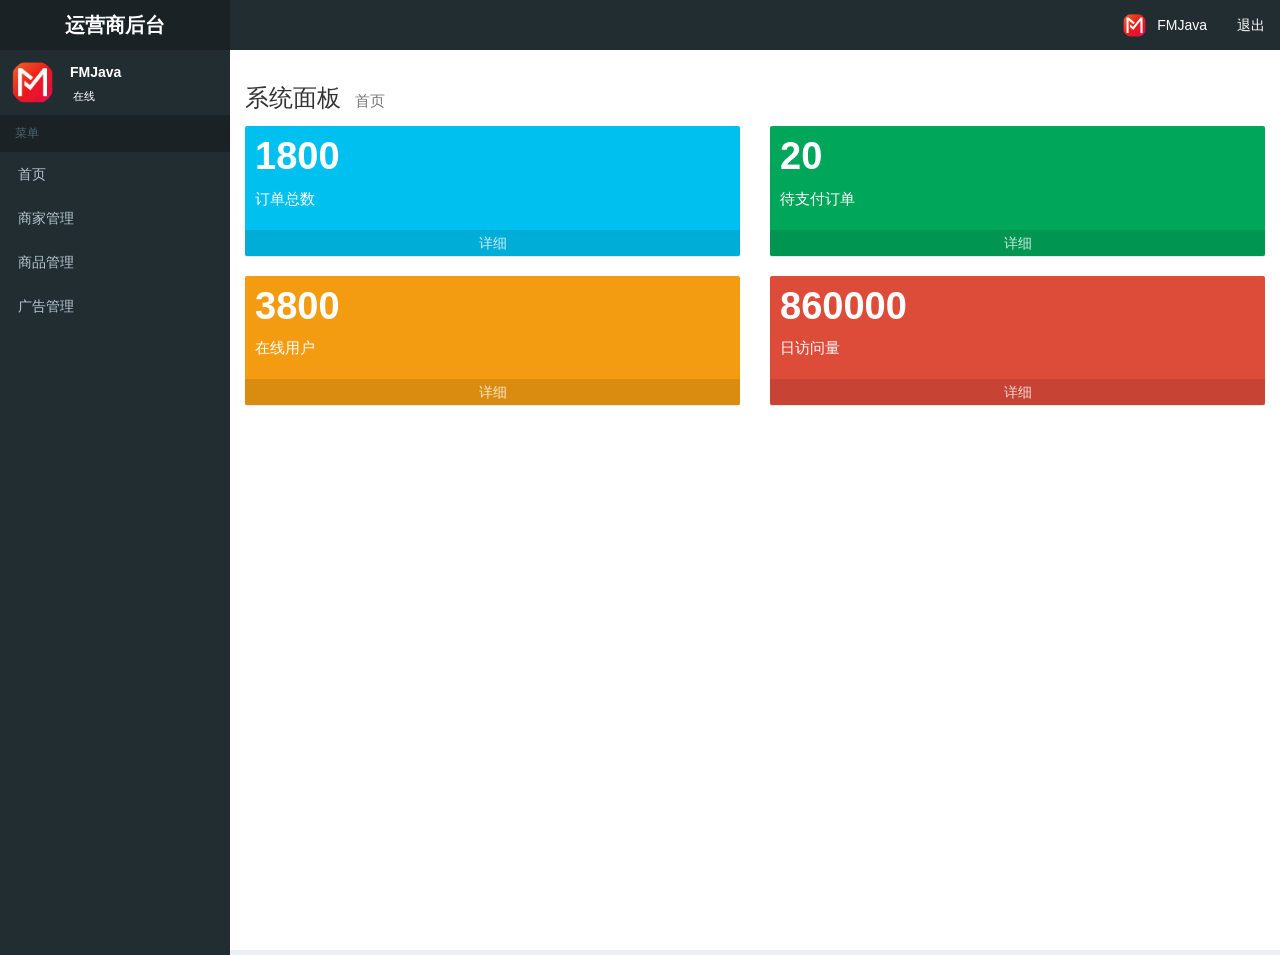
<file: web_manager/src/main/webapp/admin/index.html>
<!DOCTYPE html>
<html>

<head>
    <!-- 页面meta -->
    <meta charset="utf-8">
    <meta http-equiv="X-UA-Compatible" content="IE=edge">
    <title>运营商后台管理系统</title>
	<link rel="icon" href="img/favicon.ico">
    <!-- Tell the browser to be responsive to screen width -->
    <meta content="width=device-width,initial-scale=1,maximum-scale=1,user-scalable=no" name="viewport">
  

    <link rel="stylesheet" href="../plugins/bootstrap/css/bootstrap.min.css">
    <link rel="stylesheet" href="../plugins/adminLTE/css/AdminLTE.css">
    <link rel="stylesheet" href="../plugins/adminLTE/css/skins/_all-skins.min.css">
    <link rel="stylesheet" href="../css/style.css">
    <script src="../plugins/jQuery/jquery-2.2.3.min.js"></script>
    <script src="../plugins/bootstrap/js/bootstrap.min.js"></script>
    <script src="../plugins/adminLTE/js/app.min.js"></script>
    <script type="text/javascript">   
		 function SetIFrameHeight(){
		  	  var iframeid=document.getElementById("iframe"); //iframe id
		  	  if (document.getElementById){
		  		iframeid.height =document.documentElement.clientHeight;			   	   
			  }
		 }
    
	</script>    
 
</head>

<body class="hold-transition skin-green sidebar-mini" >

    <div class="wrapper">

        <!-- 页面头部 -->
        <header class="main-header">
            <!--顶部左侧-->
            <a href="index.html" class="logo" style="background: #1a2226;">
                <span class="logo-mini"><b>商城列表</b></span>
                <span class="logo-lg"><b>运营商后台</b></span>
            </a>
            <!--顶部右侧-->
            <nav class="navbar navbar-static-top" style="background: #222d32;">
                <div class="navbar-custom-menu">
                    <ul class="nav navbar-nav">

                        <li class="dropdown user user-menu">
                            <a href="#" class="dropdown-toggle" data-toggle="dropdown">
                                <img src="../img/logo.png" class="user-image" alt="User Image">
                                <span class="hidden-xs">FMJava</span>
                            </a>
                        </li>
						<li><a href="/logout">退出</a></li>
                    </ul>
                </div>
            </nav>
        </header>

        <!-- 导航侧栏 -->
        <aside class="main-sidebar">

            <section class="sidebar">

                <div class="user-panel">
                    <div class="pull-left image">
                        <img src="../img/logo.png" style="border-radius: 200px" class="img-circle" alt="User Image">
                    </div>
                    <div class="pull-left info">
                        <p> FMJava </p>
                        <a href="#"><i class="fa fa-circle text-success"></i> 在线</a>
                    </div>
                </div>
                <ul class="sidebar-menu"  >
                    <li class="header">菜单</li>
                    <li id="admin-index"><a href="index.html"><i class="fa fa-dashboard"></i> <span>首页</span></a></li>

				    <!-- 菜单 -->
				    <li class="treeview">
				        <a href="#">
				            <i class="fa fa-folder"></i> 
				            <span>商家管理</span>
				            <span class="pull-right-container">
				       			<i class="fa fa-angle-left pull-right"></i>
				   		 	</span>
				        </a>
				        <ul class="treeview-menu">
				
				            <li id="admin-login1">
				                <a href="seller_auditing.html" target="iframe">
				                    <i class="fa fa-circle-o"></i>商家审核
				                </a>
				            </li>
							<li id="admin-login2">
				                <a href="seller.html" target="iframe">
				                    <i class="fa fa-circle-o"></i>商家管理
				                </a>
				            </li>
				        </ul>                        
				    </li>
					<li class="treeview">
				        <a href="#">
				            <i class="fa fa-folder"></i> 
				            <span>商品管理</span>
				            <span class="pull-right-container">
				       			<i class="fa fa-angle-left pull-right"></i>
				   		 	</span>
				        </a>
				        <ul class="treeview-menu">
				
				            <li id="admin-login3">
				                <a href="brand.html" target="iframe">
				                    <i class="fa fa-circle-o"></i>品牌管理
				                </a>
				            </li>
							<li id="admin-login4">
				                <a href="specification.html" target="iframe">
				                    <i class="fa fa-circle-o"></i>规格管理
				                </a>
				            </li>							
							<li id="admin-login5">
				                <a href="type_template.html" target="iframe">
				                    <i class="fa fa-circle-o"></i>模板管理
				                </a>
				            </li>
							<li id="admin-login6">
				                <a href="item_cat.html" target="iframe">
				                    <i class="fa fa-circle-o"></i>分类管理
				                </a>
				            </li>
							<li id="admin-login7">
				                <a href="goods.html" target="iframe">
				                    <i class="fa fa-circle-o"></i>商品审核
				                </a>
				            </li>
				        </ul>                        
				    </li>
					
					<li class="treeview">
				        <a href="#">
				            <i class="fa fa-folder"></i> 
				            <span>广告管理</span>
				            <span class="pull-right-container">
				       			<i class="fa fa-angle-left pull-right"></i>
				   		 	</span>
				        </a>
				        <ul class="treeview-menu">
				            <li id="admin-login8">
				                <a href="content_category.html" target="iframe">
				                    <i class="fa fa-circle-o"></i>广告分类管理
				                </a>
				            </li>
							<li id="admin-login9">
				                <a href="content.html" target="iframe">
				                    <i class="fa fa-circle-o"></i>广告管理
				                </a>
				            </li>
				        </ul>                        
				    </li>
				    <!-- 菜单 /-->

                </ul>
            </section>
            <!-- /.sidebar -->
        </aside>

        <!-- 内容区域 -->
        <div class="content-wrapper">
			<iframe width="100%" id="iframe" name="iframe" 	onload="SetIFrameHeight()"
					frameborder="0" src="home.html" scrolling="no"></iframe>
        </div>
    </div>

</body>

</html>
</file>
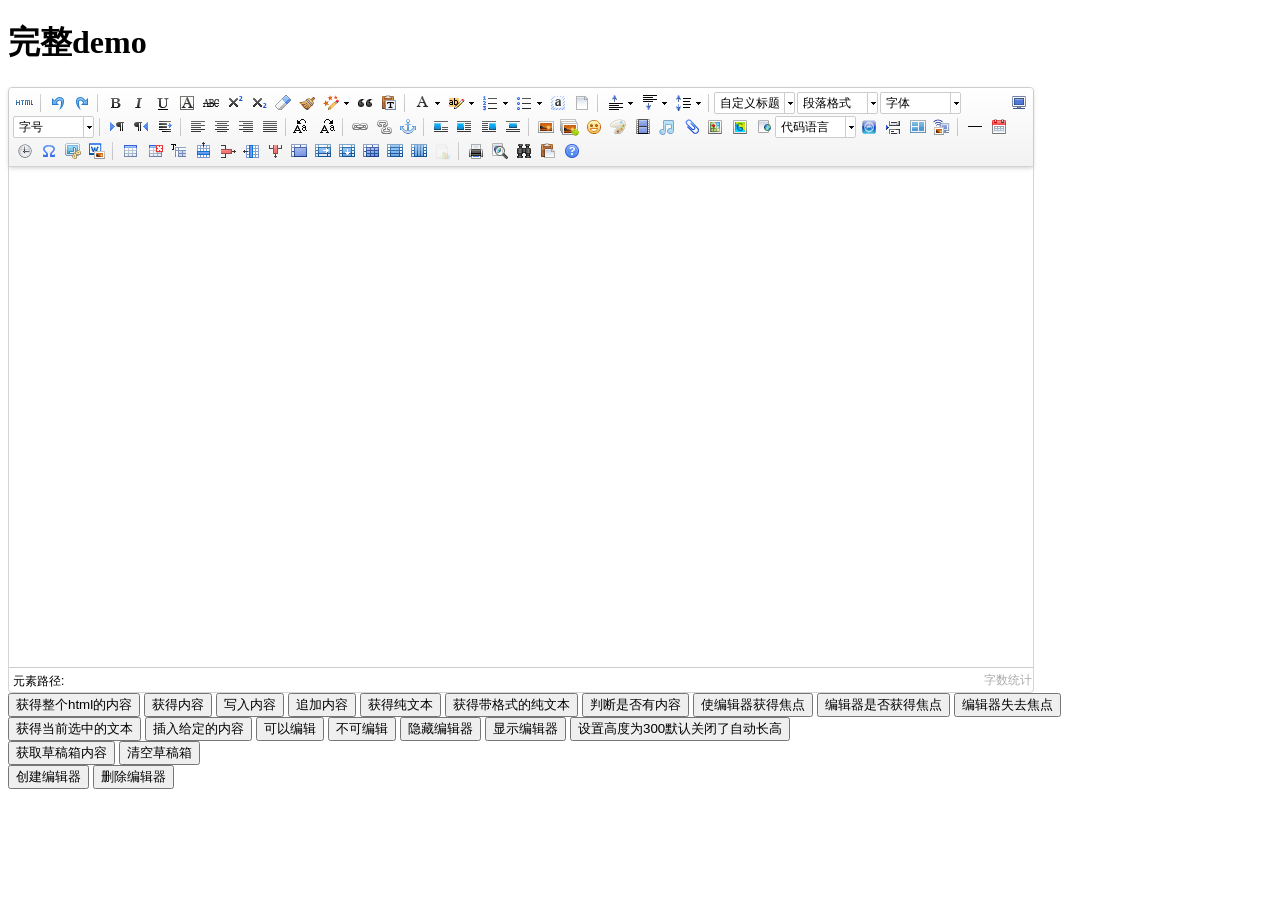
<file: web_shop/src/main/webapp/plugins/umedit/index.html>
<!DOCTYPE HTML PUBLIC "-//W3C//DTD HTML 4.01 Transitional//EN"
        "http://www.w3.org/TR/html4/loose.dtd">
<html>
<head>
    <title>完整demo</title>
    <meta http-equiv="Content-Type" content="text/html;charset=utf-8"/>
    <script type="text/javascript" charset="utf-8" src="ueditor.config.js"></script>
    <script type="text/javascript" charset="utf-8" src="ueditor.all.min.js"> </script>
    <!--建议手动加在语言，避免在ie下有时因为加载语言失败导致编辑器加载失败-->
    <!--这里加载的语言文件会覆盖你在配置项目里添加的语言类型，比如你在配置项目里配置的是英文，这里加载的中文，那最后就是中文-->
    <script type="text/javascript" charset="utf-8" src="lang/zh-cn/zh-cn.js"></script>

    <style type="text/css">
        div{
            width:100%;
        }
    </style>
</head>
<body>
<div>
    <h1>完整demo</h1>
    <script id="editor" type="text/plain" style="width:1024px;height:500px;"></script>
</div>
<div id="btns">
    <div>
        <button onclick="getAllHtml()">获得整个html的内容</button>
        <button onclick="getContent()">获得内容</button>
        <button onclick="setContent()">写入内容</button>
        <button onclick="setContent(true)">追加内容</button>
        <button onclick="getContentTxt()">获得纯文本</button>
        <button onclick="getPlainTxt()">获得带格式的纯文本</button>
        <button onclick="hasContent()">判断是否有内容</button>
        <button onclick="setFocus()">使编辑器获得焦点</button>
        <button onmousedown="isFocus(event)">编辑器是否获得焦点</button>
        <button onmousedown="setblur(event)" >编辑器失去焦点</button>

    </div>
    <div>
        <button onclick="getText()">获得当前选中的文本</button>
        <button onclick="insertHtml()">插入给定的内容</button>
        <button id="enable" onclick="setEnabled()">可以编辑</button>
        <button onclick="setDisabled()">不可编辑</button>
        <button onclick=" UE.getEditor('editor').setHide()">隐藏编辑器</button>
        <button onclick=" UE.getEditor('editor').setShow()">显示编辑器</button>
        <button onclick=" UE.getEditor('editor').setHeight(300)">设置高度为300默认关闭了自动长高</button>
    </div>

    <div>
        <button onclick="getLocalData()" >获取草稿箱内容</button>
        <button onclick="clearLocalData()" >清空草稿箱</button>
    </div>

</div>
<div>
    <button onclick="createEditor()">
    创建编辑器</button>
    <button onclick="deleteEditor()">
    删除编辑器</button>
</div>

<script type="text/javascript">

    //实例化编辑器
    //建议使用工厂方法getEditor创建和引用编辑器实例，如果在某个闭包下引用该编辑器，直接调用UE.getEditor('editor')就能拿到相关的实例
    var ue = UE.getEditor('editor');


    function isFocus(e){
        alert(UE.getEditor('editor').isFocus());
        UE.dom.domUtils.preventDefault(e)
    }
    function setblur(e){
        UE.getEditor('editor').blur();
        UE.dom.domUtils.preventDefault(e)
    }
    function insertHtml() {
        var value = prompt('插入html代码', '');
        UE.getEditor('editor').execCommand('insertHtml', value)
    }
    function createEditor() {
        enableBtn();
        UE.getEditor('editor');
    }
    function getAllHtml() {
        alert(UE.getEditor('editor').getAllHtml())
    }
    function getContent() {
        var arr = [];
        arr.push("使用editor.getContent()方法可以获得编辑器的内容");
        arr.push("内容为：");
        arr.push(UE.getEditor('editor').getContent());
        alert(arr.join("\n"));
    }
    function getPlainTxt() {
        var arr = [];
        arr.push("使用editor.getPlainTxt()方法可以获得编辑器的带格式的纯文本内容");
        arr.push("内容为：");
        arr.push(UE.getEditor('editor').getPlainTxt());
        alert(arr.join('\n'))
    }
    function setContent(isAppendTo) {
        var arr = [];
        arr.push("使用editor.setContent('欢迎使用ueditor')方法可以设置编辑器的内容");
        UE.getEditor('editor').setContent('欢迎使用ueditor', isAppendTo);
        alert(arr.join("\n"));
    }
    function setDisabled() {
        UE.getEditor('editor').setDisabled('fullscreen');
        disableBtn("enable");
    }

    function setEnabled() {
        UE.getEditor('editor').setEnabled();
        enableBtn();
    }

    function getText() {
        //当你点击按钮时编辑区域已经失去了焦点，如果直接用getText将不会得到内容，所以要在选回来，然后取得内容
        var range = UE.getEditor('editor').selection.getRange();
        range.select();
        var txt = UE.getEditor('editor').selection.getText();
        alert(txt)
    }

    function getContentTxt() {
        var arr = [];
        arr.push("使用editor.getContentTxt()方法可以获得编辑器的纯文本内容");
        arr.push("编辑器的纯文本内容为：");
        arr.push(UE.getEditor('editor').getContentTxt());
        alert(arr.join("\n"));
    }
    function hasContent() {
        var arr = [];
        arr.push("使用editor.hasContents()方法判断编辑器里是否有内容");
        arr.push("判断结果为：");
        arr.push(UE.getEditor('editor').hasContents());
        alert(arr.join("\n"));
    }
    function setFocus() {
        UE.getEditor('editor').focus();
    }
    function deleteEditor() {
        disableBtn();
        UE.getEditor('editor').destroy();
    }
    function disableBtn(str) {
        var div = document.getElementById('btns');
        var btns = UE.dom.domUtils.getElementsByTagName(div, "button");
        for (var i = 0, btn; btn = btns[i++];) {
            if (btn.id == str) {
                UE.dom.domUtils.removeAttributes(btn, ["disabled"]);
            } else {
                btn.setAttribute("disabled", "true");
            }
        }
    }
    function enableBtn() {
        var div = document.getElementById('btns');
        var btns = UE.dom.domUtils.getElementsByTagName(div, "button");
        for (var i = 0, btn; btn = btns[i++];) {
            UE.dom.domUtils.removeAttributes(btn, ["disabled"]);
        }
    }

    function getLocalData () {
        alert(UE.getEditor('editor').execCommand( "getlocaldata" ));
    }

    function clearLocalData () {
        UE.getEditor('editor').execCommand( "clearlocaldata" );
        alert("已清空草稿箱")
    }
</script>
</body>
</html>
</file>
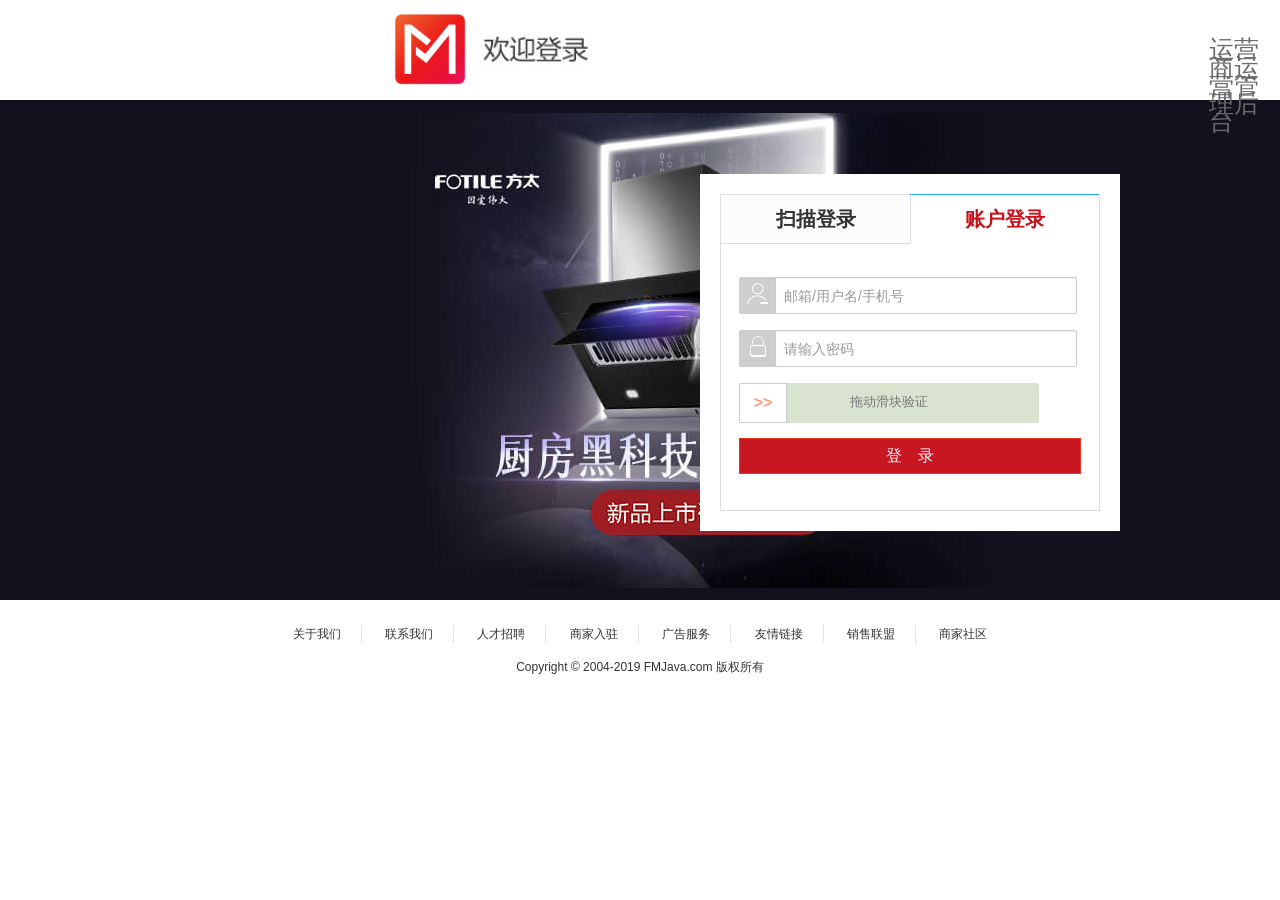
<file: web_manager/src/main/webapp/login.html>
<!DOCTYPE html>
<html>

<head>
	<meta charset="UTF-8">
	<meta http-equiv="X-UA-Compatible" content="IE=9; IE=8; IE=7; IE=EDGE">
	<meta http-equiv="X-UA-Compatible" content="IE=EmulateIE7" />
	<title>运营商管理后台</title>
	 <link rel="icon" href="img/favicon.ico">
    <link rel="stylesheet" type="text/css" href="css/webbase.css" />
    <link rel="stylesheet" type="text/css" href="css/pages-login-manage.css" />
</head>

<body>
	<div style="height: 90px; padding-top: 10px; padding-left: 390px;">
		<img src="img/logo.png" alt="" width="80" height="80" style="float:left; ">
		<img src="img/welcome.png" alt="" width="120" height="50" style="float:left;margin-top: 20px; margin-left: 10px;">
		<div class="manage-title" style="color: dimgrey; font-size: 25px;margin: 30px 0 0 819px; ">运营商运营管理后台</div>
	</div>
	<div class="loginmanage">
		<div class="py-container">

		<div class="loginform">

			<ul class="sui-nav nav-tabs tab-wraped">
				<li>
					<a href="#index" data-toggle="tab">
						<h3>扫描登录</h3>
					</a>
				</li>
				<li class="active">
					<a href="#profile" data-toggle="tab">
						<h3>账户登录</h3>
					</a>
				</li>
			</ul>
			<div class="tab-content tab-wraped">

				<div id="profile" class="tab-pane  active">
					<form class="sui-form" id="loginForm" action="/login" method="post">
						<div class="input-prepend"><span class="add-on loginname"></span>
							<input id="prependedInput1" name="username" type="text" placeholder="邮箱/用户名/手机号" class="span2 input-xfat">
						</div>
						<div class="input-prepend"><span class="add-on loginpwd"></span>
							<input id="prependedInput2" name="password" type="password" placeholder="请输入密码" class="span2 input-xfat">
						</div>
						<div class="setting">
							<div id="slider">
								<div id="slider_bg"></div>
								<span id="label">>></span> <span id="labelTip">拖动滑块验证</span>
							</div>
						</div>
						<div class="logined">
							<a class="sui-btn btn-block btn-xlarge btn-danger" id="loginBtn"  target="_blank">登&nbsp;&nbsp;录</a>
						</div>
					</form>

				</div>
			</div>
		</div>
		<div class="clearfix"></div>
	</div>
	</div>


	<!--foot-->
	<div class="py-container copyright">
		<ul>
			<li>关于我们</li>
			<li>联系我们</li>
			<li>人才招聘</li>
			<li>商家入驻</li>
			<li>广告服务</li>
			<li>友情链接</li>
			<li>销售联盟</li>
			<li>商家社区</li>
		</ul>
		<div class="beian">Copyright © 2004-2019  FMJava.com 版权所有</div>
	</div>
</body>
<script src="plugins/jQuery/jquery-2.2.3.min.js"></script>
<script>
	$(function () {
		$("#loginBtn").click(function () {

			$("#loginForm").submit();
		});
	});
</script>

</html>
</file>
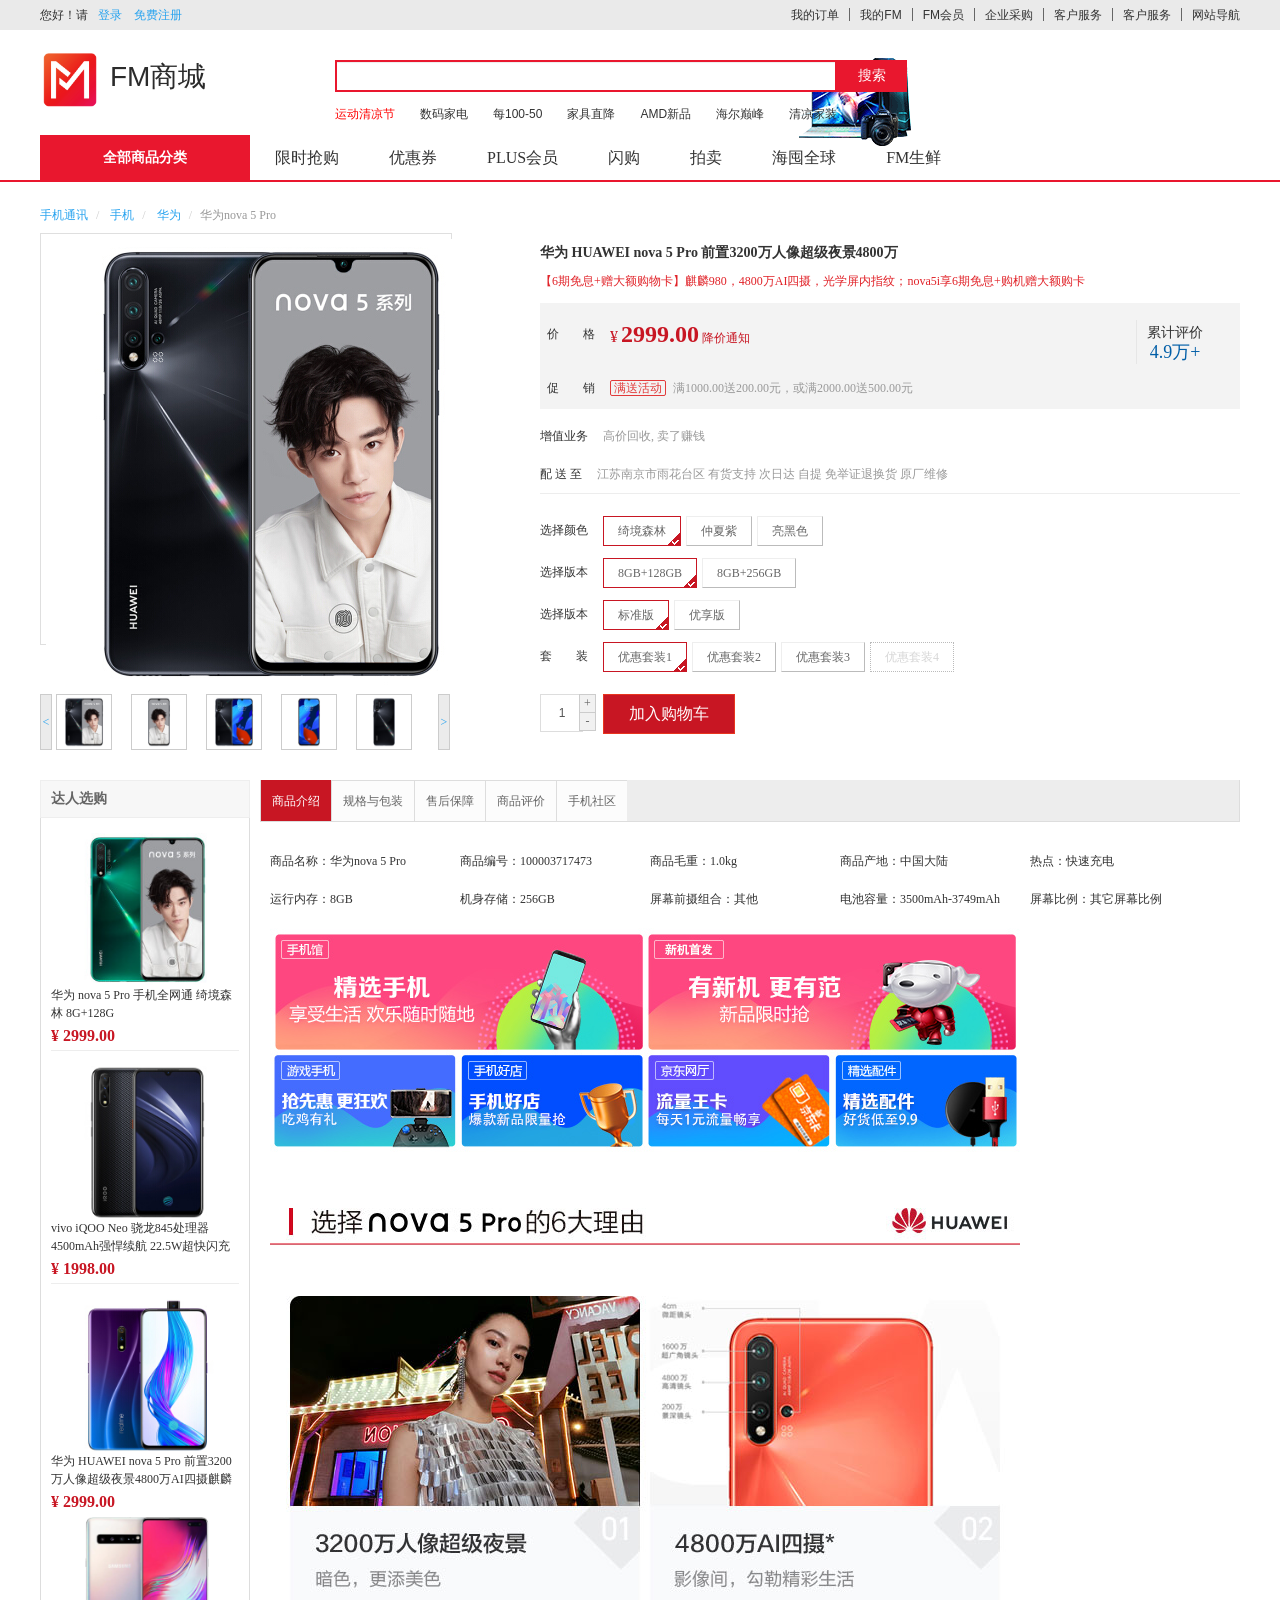
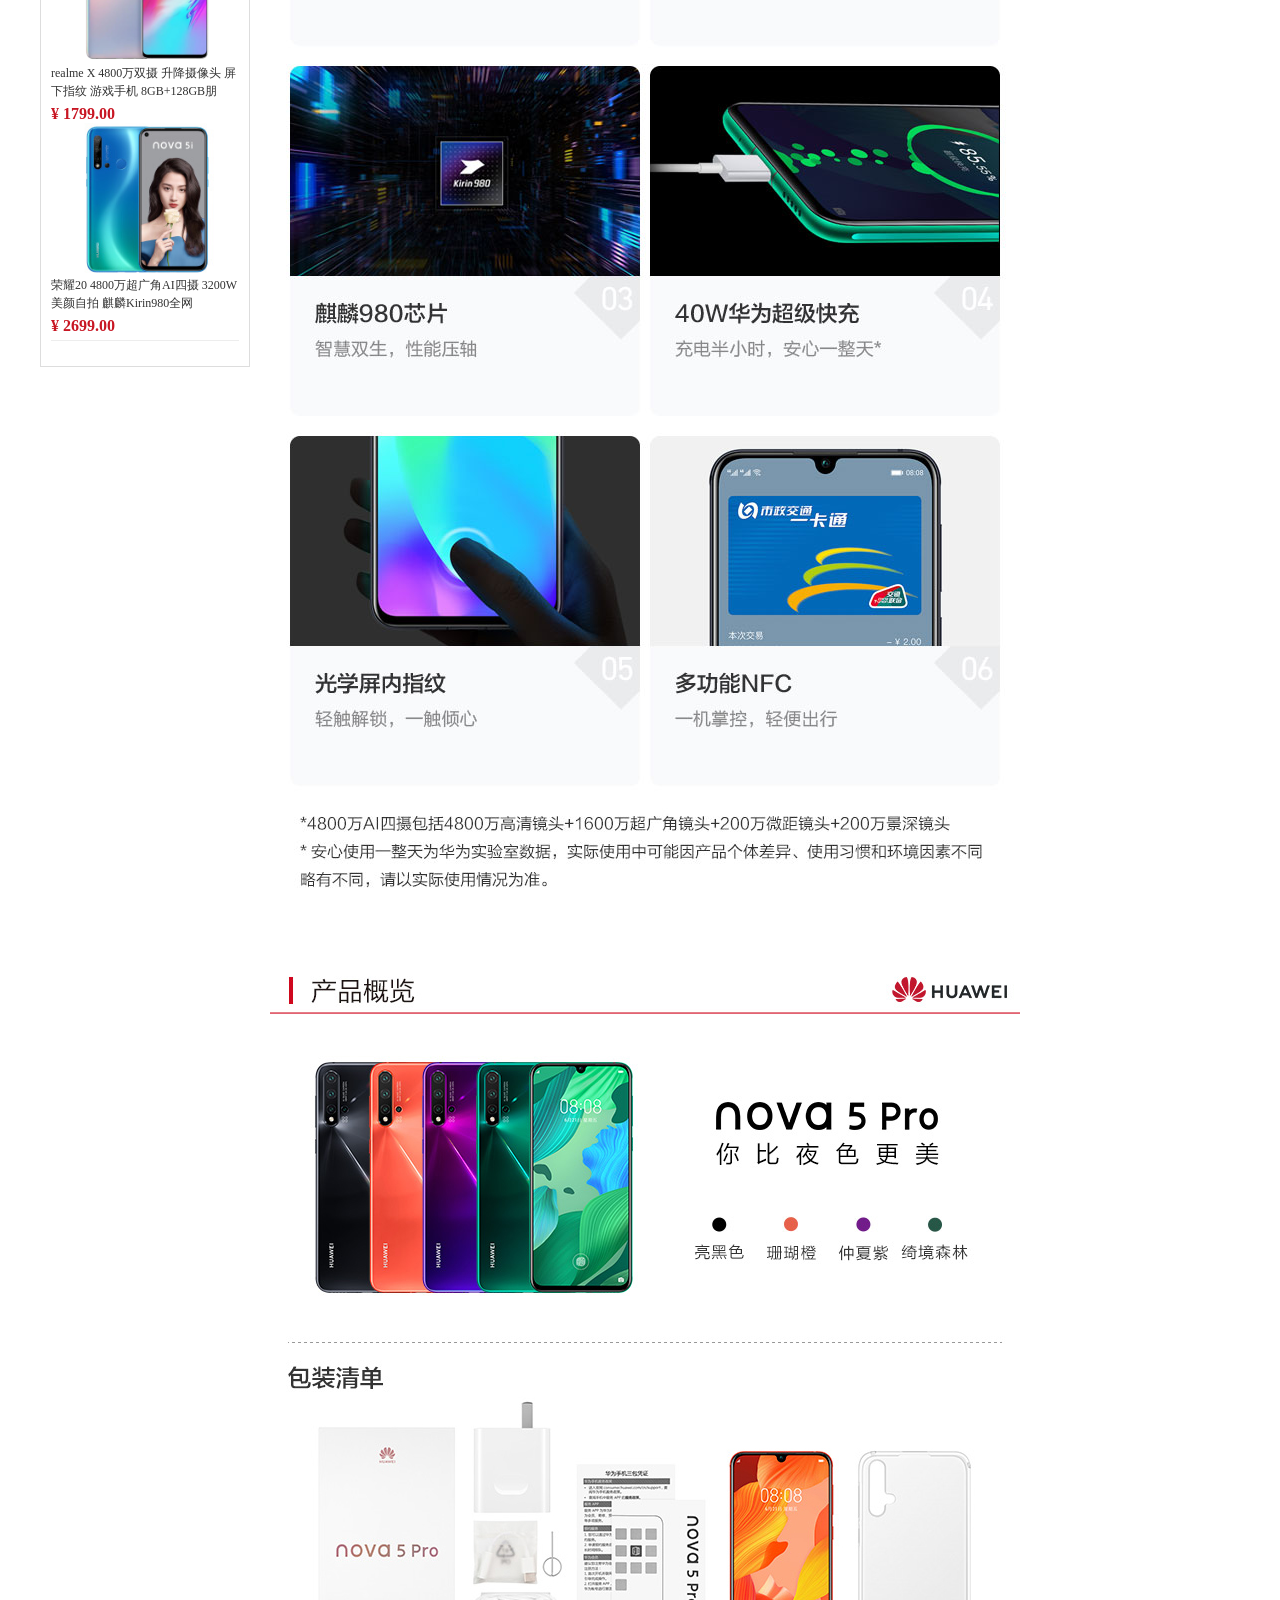
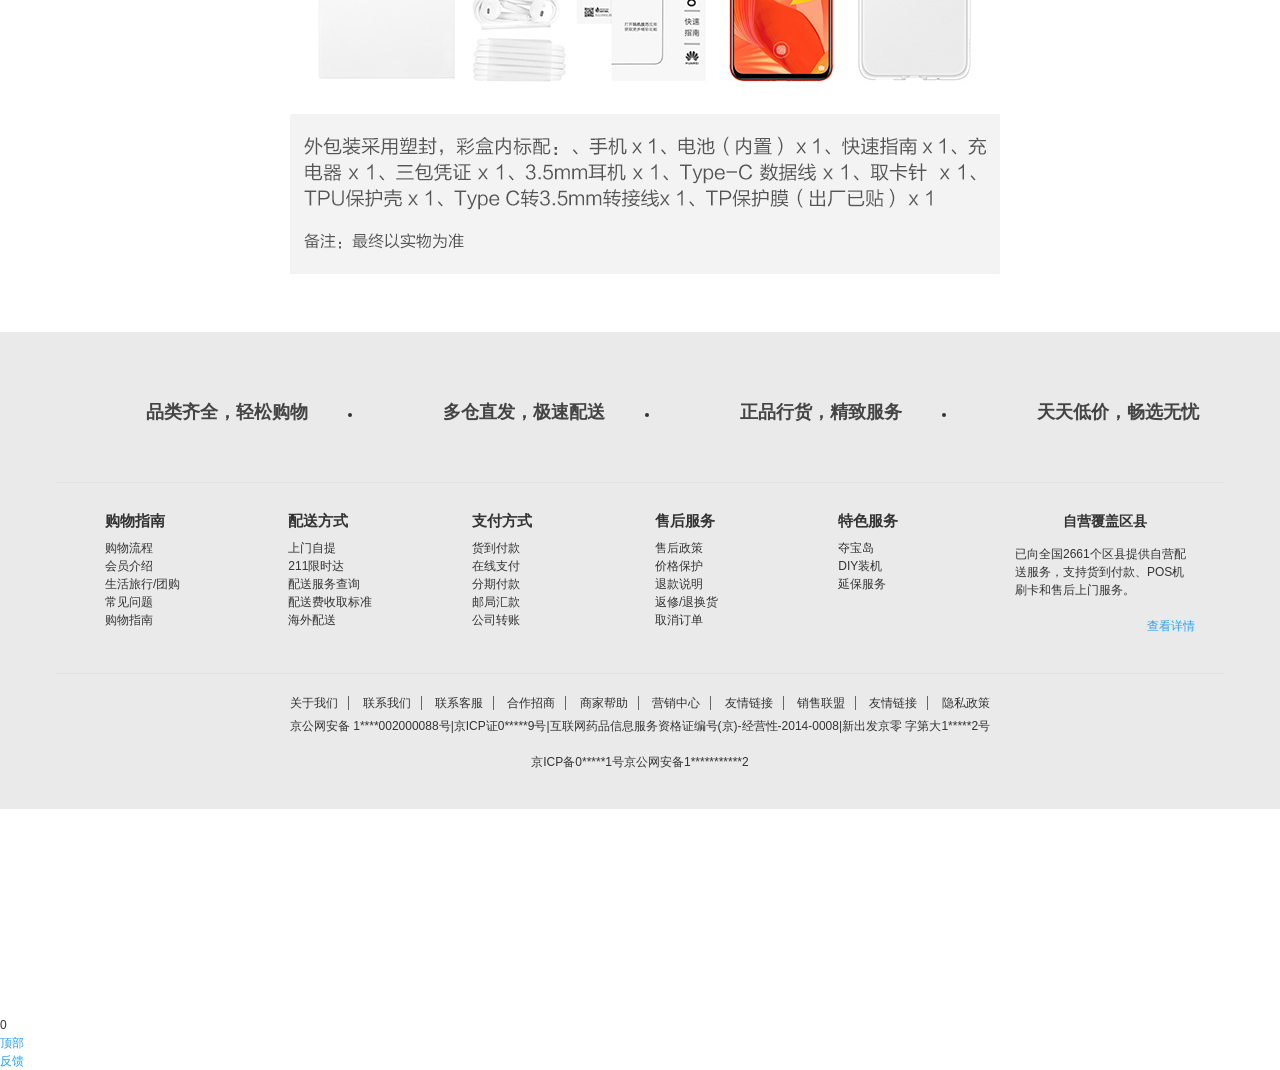
<file: web_portal/src/main/webapp/item.html>
<!DOCTYPE html>
<html>

<head>
	<meta charset="utf-8" />
	<meta http-equiv="X-UA-Compatible" content="IE=9; IE=8; IE=7; IE=EDGE">
	<meta http-equiv="X-UA-Compatible" content="IE=EmulateIE7" />
	<title>【华为nova 5 Pro】华为 HUAWEI nova 5 Pro</title>
	<link rel="icon" href="img/favicon.ico">
    <link rel="stylesheet" type="text/css" href="css/base.css" />
    <link rel="stylesheet" type="text/css" href="css/item.css" />
    <link rel="stylesheet" type="text/css" href="css/zoom.css" />
</head>

<body>

<!--页面顶部-->
<div id="nav-bottom" style="background: white;">
	<!--顶部-->
	<div class="nav-top">
		<div class="top">
			<div class="py-container" >
				<div class="shortcut">

					<ul class="fl">
						<li class="f-item">您好！</li>
						<li class="f-item">  请<a href="login.html" target="_blank" style="padding-left: 10px;">登录</a>　<span><a href="register.html" target="_blank">免费注册</a></span></li>
					</ul>
					<ul class="fr">
						<li class="f-item">我的订单</li>
						<li class="f-item space"></li>
						<li class="f-item">我的FM</li>
						<li class="f-item space"></li>
						<li class="f-item">FM会员</li>
						<li class="f-item space"></li>
						<li class="f-item">企业采购</li>
						<li class="f-item space"></li>
						<li class="f-item">客户服务</li>
						<li class="f-item space"></li>
						<li class="f-item">客户服务</li>
						<li class="f-item space"></li>
						<li class="f-item">网站导航</li>
					</ul>
				</div>
			</div>
		</div>
		<!--头部-->
		<div class="header">
			<div class="py-container" style="background: white;">
				<div class="yui3-g Logo">
					<div class="yui3-u Left logoArea" style="padding-top: 20px;">
						<img src="img/logo.png" width="60" height="60" alt="" style="float:left; margin-right: 10px;">
						<div style="font-size: 28px; color: #2b2b2b; margin-top: 18px;">FM商城</div>
					</div>
					<div class="yui3-u Center searchArea">
						<div class="search">
							<form action="" class="sui-form form-inline">
								<div class="input-append">
									<input type="text" id="autocomplete" type="text" class="input-error input-xxlarge" />
									<a class="sui-btn btn-xlarge btn-danger" href="search.html">搜索</a>
								</div>
							</form>
						</div>
						<div class="hotwords">
							<ul>
								<li class="f-item">运动清凉节</li>
								<li class="f-item">数码家电</li>
								<li class="f-item">每100-50</li>
								<li class="f-item">家具直降</li>
								<li class="f-item">AMD新品</li>
								<li class="f-item">海尔巅峰</li>
								<li class="f-item">清凉家装</li>
							</ul>
						</div>
					</div>
					<img src="img/gifgoods.gif" alt="" style="display: inline; position: absolute;right: 340px; top: 50px;">
				</div>
				<div class="yui3-g NavList" style="background: white;">
					<div class="yui3-u Left all-sort">
						<h4>全部商品分类</h4>
					</div>
					<div class="yui3-u Center navArea">
						<ul class="nav">
							<li class="f-item">限时抢购</li>
							<li class="f-item">优惠券</li>
							<li class="f-item">PLUS会员</li>
							<li class="f-item">闪购</li>
							<li class="f-item">拍卖</li>
							<li class="f-item">海囤全球</li>
							<li class="f-item">FM生鲜</li>
						</ul>
					</div>
					<div class="yui3-u Right" style="background: white;"></div>
				</div>
			</div>
		</div>
	</div>
</div>
<!--主体内容-->
<div class="py-container">
	<div id="item">
		<div class="crumb-wrap">
			<ul class="sui-breadcrumb">
				<li>
					<a href="#">手机通讯</a>
				</li>
				<li>
					<a href="#">手机</a>
				</li>
				<li>
					<a href="#">华为</a>
				</li>
				<li class="active">华为nova 5 Pro</li>
			</ul>
		</div>
		<!--product-info-->
		<div class="product-info">
			<div class="fl preview-wrap">
				<!--放大镜效果-->
				<div class="zoom">
					<!--第一个预览-->
					<div id="preview" class="spec-preview">
						<span class="jqzoom"><img jqimg="img/detailimg1.jpg" src="img/detailimg1.jpg" /></span>
					</div>
					<!--下方的缩略图-->
					<div class="spec-scroll">
						<a class="prev">&lt;</a>
						<!--左右按钮-->
						<div class="items">
							<ul>
								<li><img src="img/detailimg1.jpg" bimg="img/detailimg1.jpg" onmousemove="preview(this)" /></li>
								<li><img src="img/detailimg2.jpg" bimg="img/detailimg2.jpg" onmousemove="preview(this)" /></li>
								<li><img src="img/detailimg3.jpg" bimg="img/detailimg3.jpg" onmousemove="preview(this)" /></li>
								<li><img src="img/detailimg4.jpg" bimg="img/detailimg4.jpg" onmousemove="preview(this)" /></li>
								<li><img src="img/detailimg5.jpg" bimg="img/detailimg5.jpg" onmousemove="preview(this)" /></li>
							</ul>
						</div>
						<a class="next">&gt;</a>
					</div>
				</div>
			</div>
			<div class="fr itemInfo-wrap">
				<div class="sku-name">
					<h4>华为 HUAWEI nova 5 Pro 前置3200万人像超级夜景4800万</h4>
				</div>
				<div class="news"><span>【6期免息+赠大额购物卡】麒麟980，4800万AI四摄，光学屏内指纹；nova5i享6期免息+购机赠大额购卡</span></div>
				<div class="summary">
					<div class="summary-wrap">
						<div class="fl title">
							<i>价　　格</i>
						</div>
						<div class="fl price">
							<i>¥</i>
							<em>2999.00</em>
							<span>降价通知</span>
						</div>
						<div class="fr remark">
							<div id="comment-count" class="comment-count item fl" style="margin-right: 20px;">
								<p class="comment" style="margin-bottom: 0px;font-size: 14px;">累计评价</p>
								<a class="count" href="#none" style="font-size: 18px;">4.9万+</a>
							</div>
						</div>
					</div>
					<div class="summary-wrap">
						<div class="fl title">
							<i>促　　销</i>
						</div>
						<div class="fl fix-width">
							<i class="goods-icons4 J-picon-tips" style="margin-top: 6px; margin-right: 7px;">满送活动</i>
							<em class="t-gray">满1000.00送200.00元，或满2000.00送500.00元</em>
						</div>
					</div>
				</div>
				<div class="support">
					<div class="summary-wrap">
						<div class="fl title">
							<i>增值业务</i>
						</div>
						<div class="fl fix-width">
							<em class="t-gray">高价回收, 卖了赚钱</em>
						</div>
					</div>
					<div class="summary-wrap">
						<div class="fl title">
							<i>配 送 至</i>
						</div>
						<div class="fl fix-width">
							<em class="t-gray">江苏南京市雨花台区 有货支持
								次日达 自提 免举证退换货 原厂维修</em>
						</div>
					</div>
				</div>
				<div class="clearfix choose">
					<div id="specification" class="summary-wrap clearfix">
						<dl>
							<dt>
								<div class="fl title">
								<i>选择颜色</i>
							</div>
							</dt>
							<dd><a href="javascript:;" class="selected">绮境森林<span title="点击取消选择">&nbsp;</span>
	</a></dd>
							<dd><a href="javascript:;">仲夏紫</a></dd>
							<dd><a href="javascript:;">亮黑色</a></dd>
						</dl>
						<dl>
							<dt>
								<div class="fl title">
								<i>选择版本</i>
							</div>
							</dt>
							<dd>
								<a href="javascript:;" class="selected">
									8GB+128GB
									<span title="点击取消选择">&nbsp;</span></a></dd>
							<dd><a href="javascript:;">8GB+256GB</a></dd>
						</dl>
						<dl>
							<dt>
								<div class="fl title">
								<i>选择版本</i>
							</div>
							</dt>
							<dd><a href="javascript:;" class="selected">标准版<span title="点击取消选择">&nbsp;</span></a></dd>
							<dd><a href="javascript:;">优享版</a></dd>
						</dl>
						<dl>
							<dt>
								<div class="fl title">
								<i>套　　装</i>
							</div>
							</dt>
							<dd><a href="javascript:;" class="selected">优惠套装1<span title="点击取消选择">&nbsp;</span>
	</a></dd>
							<dd><a href="javascript:;">优惠套装2</a></dd>
							<dd><a href="javascript:;" >优惠套装3</a></dd>
							<dd><a href="javascript:;"  class="locked">优惠套装4</a></dd>
						</dl>


					</div>

					<div class="summary-wrap">
						<div class="fl title">
							<div class="control-group">
								<div class="controls">
									<input autocomplete="off" type="text" value="1" minnum="1" class="itxt" />
									<a href="javascript:void(0)" class="increment plus">+</a>
									<a href="javascript:void(0)" class="increment mins">-</a>
								</div>
							</div>
						</div>
						<div class="fl">
							<ul class="btn-choose unstyled">
								<li>
									<a href="cart.html" target="_blank" class="sui-btn  btn-danger addshopcar">加入购物车</a>
								</li>
							</ul>
						</div>
					</div>
				</div>
			</div>
		</div>
		<!--商品详情-->
		<div class="clearfix product-detail">
			<div class="fl aside">
				<div class="mt_xg">
					<h3>达人选购</h3>
				</div>
				<div class="tab-content tab-wraped">
					<div id="index" class="tab-pane active">

						<ul class="goods-list unstyled">
							<li>
								<div class="list-wrap">
									<div class="p-img">
										<img src="img/daren1.jpg"  width="153" height="117"/>
									</div>
									<div class="attr">
										<em>华为 nova 5 Pro 手机全网通 绮境森林 8G+128G</em>
									</div>
									<div class="price" style="margin-top: 5px;">
										<strong>
										<em>¥</em>
										<i>2999.00</i>
									</strong>
									</div>
								</div>
							</li>
							<li>
								<div class="list-wrap">
									<div class="p-img">
										<img src="img/daren2.jpg"  width="153" height="117"/>
									</div>
									<div class="attr">
										<em>vivo iQOO Neo 骁龙845处理器 4500mAh强悍续航 22.5W超快闪充 </em>
									</div>
									<div class="price"  style="margin-top: 5px;">
										<strong>
										<em>¥</em>
										<i>1998.00</i>
									</strong>
									</div>
								</div>
							</li>
							<li>
								<div class="list-wrap">
									<div class="p-img">
										<img src="img/daren3.jpg"  width="153" height="117"/>
									</div>
									<div class="attr">
										<em>华为 HUAWEI nova 5 Pro 前置3200万人像超级夜景4800万AI四摄麒麟</em>
									</div>
									<div class="price" style="margin-top: 5px;">
										<strong>
										<em>¥</em>
										<i>2999.00</i>
									</strong>
									</div>

								</div>
								<div class="list-wrap">
									<div class="p-img">
										<img src="img/daren4.png"  width="153" height="117"/>
									</div>
									<div class="attr">
										<em>realme X 4800万双摄 升降摄像头 屏下指纹 游戏手机 8GB+128GB朋</em>
									</div>
									<div class="price" style="margin-top: 5px;">
										<strong>
										<em>¥</em>
										<i>1799.00</i>
									</strong>
									</div>

								</div>
								<div class="list-wrap">
									<div class="p-img">
										<img src="img/daren5.jpg"  width="153" height="117"/>
									</div>
									<div class="attr">
										<em>荣耀20 4800万超广角AI四摄 3200W美颜自拍 麒麟Kirin980全网</em>
									</div>
									<div class="price" style="margin-top: 5px;">
										<strong>
										<em>¥</em>
										<i>2699.00</i>
									</strong>
									</div>

								</div>
							</li>
						</ul>
					</div>
					<div id="profile" class="tab-pane">
						<p>推荐品牌</p>
					</div>
				</div>
			</div>
			<div class="fr detail">

				<div class="tab-main intro">
					<ul class="sui-nav nav-tabs tab-wraped">
						<li class="active">
							<a href="#one" data-toggle="tab">
								<span>商品介绍</span>
							</a>
						</li>
						<li>
							<a href="#two" data-toggle="tab">
								<span>规格与包装</span>
							</a>
						</li>
						<li>
							<a href="#three" data-toggle="tab">
								<span>售后保障</span>
							</a>
						</li>
						<li>
							<a href="#four" data-toggle="tab">
								<span>商品评价</span>
							</a>
						</li>
						<li>
							<a href="#five" data-toggle="tab">
								<span>手机社区</span>
							</a>
						</li>
					</ul>
					<div class="clearfix"></div>
					<div class="tab-content tab-wraped">
						<div id="one" class="tab-pane active">
							<ul class="parameter2 p-parameter-list">
								<li title="华为nova 5 Pro">商品名称：华为nova 5 Pro</li>
								<li title="100003717473">商品编号：100003717473</li>
								<li title="1.0kg">商品毛重：1.0kg</li>
								<li title="中国大陆">商品产地：中国大陆</li>
								<li title="快速充电">热点：快速充电</li>
								<li title="8GB">运行内存：8GB</li>
								<li title="256GB">机身存储：256GB</li>
								<li title="其他">屏幕前摄组合：其他</li>
								<li title="3500mAh-3749mAh">电池容量：3500mAh-3749mAh</li>
								<li title="其它屏幕比例">屏幕比例：其它屏幕比例</li>
							</ul>
							<div class="intro-detail">
								<img src="img/intro1.jpg" />
								<img src="img/intro2.jpg" />
								<img src="img/intro3.jpg" />
							</div>
						</div>
						<div id="two" class="tab-pane">
							<p>规格与包装</p>
						</div>
						<div id="three" class="tab-pane">
							<p>售后保障</p>
						</div>
						<div id="four" class="tab-pane">
							<p>商品评价</p>
						</div>
						<div id="five" class="tab-pane">
							<p>手机社区</p>
						</div>
					</div>
				</div>
			</div>
		</div>
	</div>
 </div>
<!--页面底部-->
<div class="clearfix footer">
	<div class="py-container">
		<div class="footlink">
			<div class="Mod-service">
				<div class="mod_service" clstag="h|keycount|btm|btmnavi_null01">
					<div class="grid_c1 mod_service_inner">
						<ul class="mod_service_list">
							<li class="mod_service_item">
								<div class="mod_service_unit">
									<h5 class="mod_service_tit mod_service_duo">多</h5>
									<p class="mod_service_txt">品类齐全，轻松购物</p>
								</div></li>
							<li class="mod_service_item">
								<div class="mod_service_unit">
									<h5 class="mod_service_tit mod_service_kuai">快</h5>
									<p class="mod_service_txt">多仓直发，极速配送</p>
								</div></li>
							<li class="mod_service_item">
								<div class="mod_service_unit">
									<h5 class="mod_service_tit mod_service_hao">好</h5>
									<p class="mod_service_txt">正品行货，精致服务</p>
								</div></li>
							<li class="mod_service_item">
								<div class="mod_service_unit">
									<h5 class="mod_service_tit mod_service_sheng">省</h5>
									<p class="mod_service_txt">天天低价，畅选无忧</p>
								</div></li>
						</ul>
					</div>
				</div>
			</div>
			<div class="clearfix Mod-list">
				<div class="yui3-g">
					<div class="yui3-u-1-6">
						<h5 style="font-size: 15px;">购物指南</h5>
						<ul class="unstyled">
							<li>购物流程</li>
							<li>会员介绍</li>
							<li>生活旅行/团购</li>
							<li>常见问题</li>
							<li>购物指南</li>
						</ul>
					</div>
					<div class="yui3-u-1-6">
						<h5 style="font-size: 15px;">配送方式</h5>
						<ul class="unstyled">
							<li>上门自提</li>
							<li>211限时达</li>
							<li>配送服务查询</li>
							<li>配送费收取标准</li>
							<li>海外配送</li>
						</ul>
					</div>
					<div class="yui3-u-1-6">
						<h5 style="font-size: 15px;">支付方式</h5>
						<ul class="unstyled">
							<li>货到付款</li>
							<li>在线支付</li>
							<li>分期付款</li>
							<li>邮局汇款</li>
							<li>公司转账</li>
						</ul>
					</div>
					<div class="yui3-u-1-6">
						<h5 style="font-size: 15px;">售后服务</h5>
						<ul class="unstyled">
							<li>售后政策</li>
							<li>价格保护</li>
							<li>退款说明</li>
							<li>返修/退换货</li>
							<li>取消订单</li>
						</ul>
					</div>
					<div class="yui3-u-1-6">
						<h5 style="font-size: 15px;">特色服务</h5>
						<ul class="unstyled">
							<li>夺宝岛</li>
							<li>DIY装机</li>
							<li>延保服务</li>
						</ul>
					</div>
					<div class="yui3-u-1-6">
						<div class="mod_help_cover">
							<h5 class="mod_help_cover_tit">自营覆盖区县</h5>
							<div class="mod_help_cover_con">
								<p class="mod_help_cover_info">已向全国2661个区县提供自营配送服务，支持货到付款、POS机刷卡和售后上门服务。</p>
								<p class="mod_help_cover_more">
									<a href="//help.jd.com/user/issue/103-983.html" target="_blank">查看详情
									</a>
								</p>
							</div>
						</div>
					</div>
				</div>
			</div>
			<div class="Mod-copyright">
				<ul class="helpLink">
					<li>关于我们<span class="space"></span></li>
					<li>联系我们<span class="space"></span></li>
					<li>联系客服<span class="space"></span></li>
					<li>合作招商<span class="space"></span></li>
					<li>商家帮助<span class="space"></span></li>
					<li>营销中心<span class="space"></span></li>
					<li>友情链接<span class="space"></span></li>
					<li>销售联盟<span class="space"></span></li>
					<li>友情链接<span class="space"></span></li>
					<li>隐私政策</li>
				</ul>
				<p>京公网安备 1****002000088号|京ICP证0*****9号|互联网药品信息服务资格证编号(京)-经营性-2014-0008|新出发京零 字第大1*****2号</p>
				<p>京ICP备0*****1号京公网安备1***********2</p>
			</div>
		</div>
	</div>
</div>

	
<!--侧栏面板开始-->
<div class="J-global-toolbar">
	<div class="toolbar-wrap J-wrap">
		<div class="toolbar">
			<div class="toolbar-panels J-panel">

				<!-- 购物车 -->
				<div style="visibility: hidden;" class="J-content toolbar-panel tbar-panel-cart toolbar-animate-out">
					<h3 class="tbar-panel-header J-panel-header">
						<a href="" class="title"><i></i><em class="title">购物车</em></a>
						<span class="close-panel J-close" onclick="cartPanelView.tbar_panel_close('cart');" ></span>
					</h3>
					<div class="tbar-panel-main">
						<div class="tbar-panel-content J-panel-content">
							<div id="J-cart-tips" class="tbar-tipbox hide">
								<div class="tip-inner">
									<span class="tip-text">还没有登录，登录后商品将被保存</span>
									<a href="#none" class="tip-btn J-login">登录</a>
								</div>
							</div>
							<div id="J-cart-render">
								<!-- 列表 -->
								<div id="cart-list" class="tbar-cart-list">
								</div>
							</div>
						</div>
					</div>
					<!-- 小计 -->
					<div id="cart-footer" class="tbar-panel-footer J-panel-footer">
						<div class="tbar-checkout">
							<div class="jtc-number"> <strong class="J-count" id="cart-number">0</strong>件商品 </div>
							<div class="jtc-sum"> 共计：<strong class="J-total" id="cart-sum">¥0</strong> </div>
							<a class="jtc-btn J-btn" href="#none" target="_blank">去购物车结算</a>
						</div>
					</div>
				</div>

				<!-- 我的关注 -->
				<div style="visibility: hidden;" data-name="follow" class="J-content toolbar-panel tbar-panel-follow">
					<h3 class="tbar-panel-header J-panel-header">
						<a href="#" target="_blank" class="title"> <i></i> <em class="title">我的关注</em> </a>
						<span class="close-panel J-close" onclick="cartPanelView.tbar_panel_close('follow');"></span>
					</h3>
					<div class="tbar-panel-main">
						<div class="tbar-panel-content J-panel-content">
							<div class="tbar-tipbox2">
								<div class="tip-inner"> <i class="i-loading"></i> </div>
							</div>
						</div>
					</div>
					<div class="tbar-panel-footer J-panel-footer"></div>
				</div>

				<!-- 我的足迹 -->
				<div style="visibility: hidden;" class="J-content toolbar-panel tbar-panel-history toolbar-animate-in">
					<h3 class="tbar-panel-header J-panel-header">
						<a href="#" target="_blank" class="title"> <i></i> <em class="title">我的足迹</em> </a>
						<span class="close-panel J-close" onclick="cartPanelView.tbar_panel_close('history');"></span>
					</h3>
					<div class="tbar-panel-main">
						<div class="tbar-panel-content J-panel-content">
							<div class="jt-history-wrap">
								<ul>
									<!--<li class="jth-item">
										<a href="#" class="img-wrap"> <img src=".portal/img/like_03.png" height="100" width="100" /> </a>
										<a class="add-cart-button" href="#" target="_blank">加入购物车</a>
										<a href="#" target="_blank" class="price">￥498.00</a>
									</li>
									<li class="jth-item">
										<a href="#" class="img-wrap"> <img src="portal/img/like_02.png" height="100" width="100" /></a>
										<a class="add-cart-button" href="#" target="_blank">加入购物车</a>
										<a href="#" target="_blank" class="price">￥498.00</a>
									</li>-->
								</ul>
								<a href="#" class="history-bottom-more" target="_blank">查看更多足迹商品 &gt;&gt;</a>
							</div>
						</div>
					</div>
					<div class="tbar-panel-footer J-panel-footer"></div>
				</div>

			</div>

			<div class="toolbar-header"></div>

			<!-- 侧栏按钮 -->
			<div class="toolbar-tabs J-tab">
				<div onclick="cartPanelView.tabItemClick('cart')" class="toolbar-tab tbar-tab-cart" data="购物车" tag="cart" >
					<i class="tab-ico"></i>
					<em class="tab-text"></em>
					<span class="tab-sub J-count " id="tab-sub-cart-count">0</span>
				</div>
				<div onclick="cartPanelView.tabItemClick('follow')" class="toolbar-tab tbar-tab-follow" data="我的关注" tag="follow" >
					<i class="tab-ico"></i>
					<em class="tab-text"></em>
					<span class="tab-sub J-count hide">0</span>
				</div>
				<div onclick="cartPanelView.tabItemClick('history')" class="toolbar-tab tbar-tab-history" data="我的足迹" tag="history" >
					<i class="tab-ico"></i>
					<em class="tab-text"></em>
					<span class="tab-sub J-count hide">0</span>
				</div>
			</div>

			<div class="toolbar-footer">
				<div class="toolbar-tab tbar-tab-top" > <a href="#"> <i class="tab-ico  "></i> <em class="footer-tab-text">顶部</em> </a> </div>
				<div class="toolbar-tab tbar-tab-feedback" > <a href="#" target="_blank"> <i class="tab-ico"></i> <em class="footer-tab-text ">反馈</em> </a> </div>
			</div>

			<div class="toolbar-mini"></div>

		</div>

		<div id="J-toolbar-load-hook"></div>

	</div>
</div>

<script type="text/javascript" src="js/plugins/jquery/jquery.min.js"></script>
<script type="text/javascript" src="js/plugins/jquery.jqzoom/jquery.jqzoom.js"></script>
<script type="text/javascript" src="js/plugins/jquery.jqzoom/zoom.js"></script>
<!--页面底部  结束 -->
</body>

</html>
</file>
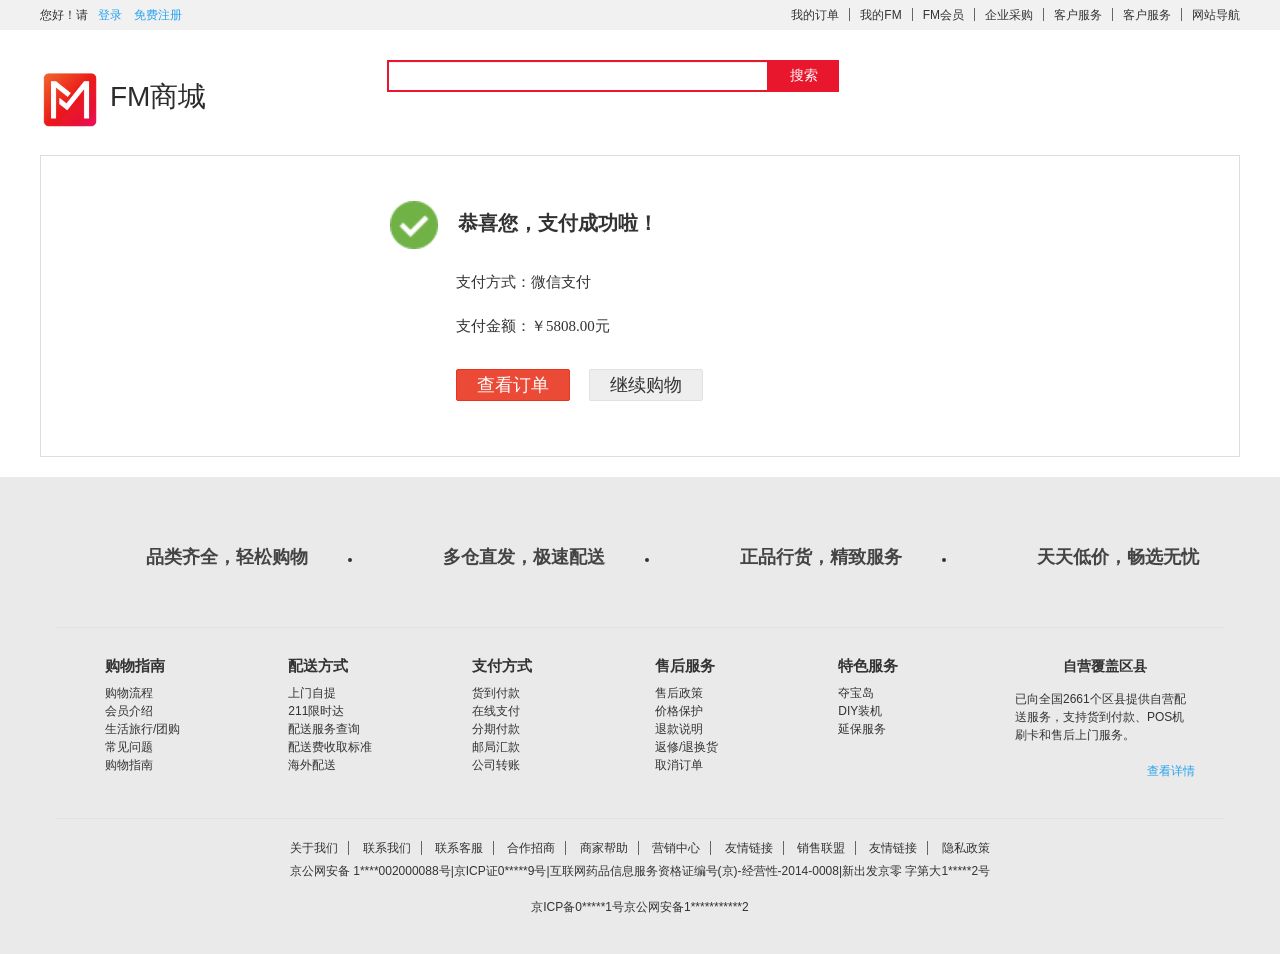
<file: web_portal/src/main/webapp/paysuccess.html>
<!DOCTYPE html>
<html>

<head>
	<meta charset="UTF-8">
	<meta http-equiv="X-UA-Compatible" content="IE=9; IE=8; IE=7; IE=EDGE">
	<meta http-equiv="X-UA-Compatible" content="IE=EmulateIE7" />
	<title>支付页-成功</title>
	<link rel="icon" href="img/favicon.ico">
    <link rel="stylesheet" type="text/css" href="css/base.css" />
    <link rel="stylesheet" type="text/css" href="css/paysuccess.css" />
</head>

<body>
<!--页面顶部-->
<div id="nav-bottom" style="background: white;">
	<!--顶部-->
	<div class="nav-top">
		<div class="top">
			<div class="py-container" >
				<div class="shortcut">
					<ul class="fl">
						<li class="f-item">您好！</li>
						<li class="f-item">  请<a href="login.html" target="_blank" style="padding-left: 10px;">登录</a>　<span><a href="register.html" target="_blank">免费注册</a></span></li>
					</ul>
					<ul class="fr">
						<li class="f-item">我的订单</li>
						<li class="f-item space"></li>
						<li class="f-item">我的FM</li>
						<li class="f-item space"></li>
						<li class="f-item">FM会员</li>
						<li class="f-item space"></li>
						<li class="f-item">企业采购</li>
						<li class="f-item space"></li>
						<li class="f-item">客户服务</li>
						<li class="f-item space"></li>
						<li class="f-item">客户服务</li>
						<li class="f-item space"></li>
						<li class="f-item">网站导航</li>
					</ul>
				</div>
			</div>
		</div>
		<!--头部-->
		<div class="header" style="border-bottom: none;">
			<div class="py-container" style="background: white;">
				<div class="yui3-g Logo">
					<div class="yui3-u Left logoArea" style="padding-top: 40px;">
						<img src="img/logo.png" width="60" height="60" alt="" style="float:left; margin-right: 10px;">
						<div style="font-size: 28px; color: #2b2b2b; margin-top: 18px;">FM商城</div>
					</div>
					<div class="yui3-u Center searchArea" style="position: absolute; right: 238px; top: 30px;">
						<div class="search">
							<form action="" class="sui-form form-inline">
								<div class="input-append">
									<input type="text" id="autocomplete" type="text" class="input-error input-xxlarge" />
									<a class="sui-btn btn-xlarge btn-danger" href="search.html">搜索</a>
								</div>
							</form>
						</div>
					</div>
				</div>
			</div>
		</div>
	</div>
</div>
<!--页面主体-->
<div class="cart py-container">
	<div class="paysuccess">
		<div class="success">
			<h3><img src="img/right.png" width="48" height="48">　恭喜您，支付成功啦！</h3>
			<div class="paydetail">
			<p>支付方式：微信支付</p>
			<p>支付金额：￥5808.00元</p>
			<p class="button"><a href="#" class="sui-btn btn-xlarge btn-danger">查看订单</a>
				&nbsp;&nbsp;&nbsp;&nbsp;<a href="index.html" class="sui-btn btn-xlarge ">继续购物</a></p>
			</div>
		</div>
	</div>
</div>
<!--页面底部-->
<div class="clearfix footer">
	<div class="py-container">
		<div class="footlink">
			<div class="Mod-service">
				<div class="mod_service" clstag="h|keycount|btm|btmnavi_null01">
					<div class="grid_c1 mod_service_inner">
						<ul class="mod_service_list">
							<li class="mod_service_item">
								<div class="mod_service_unit">
									<h5 class="mod_service_tit mod_service_duo">多</h5>
									<p class="mod_service_txt">品类齐全，轻松购物</p>
								</div></li>
							<li class="mod_service_item">
								<div class="mod_service_unit">
									<h5 class="mod_service_tit mod_service_kuai">快</h5>
									<p class="mod_service_txt">多仓直发，极速配送</p>
								</div></li>
							<li class="mod_service_item">
								<div class="mod_service_unit">
									<h5 class="mod_service_tit mod_service_hao">好</h5>
									<p class="mod_service_txt">正品行货，精致服务</p>
								</div></li>
							<li class="mod_service_item">
								<div class="mod_service_unit">
									<h5 class="mod_service_tit mod_service_sheng">省</h5>
									<p class="mod_service_txt">天天低价，畅选无忧</p>
								</div></li>
						</ul>
					</div>
				</div>
			</div>
			<div class="clearfix Mod-list">
				<div class="yui3-g">
					<div class="yui3-u-1-6">
						<h5 style="font-size: 15px;">购物指南</h5>
						<ul class="unstyled">
							<li>购物流程</li>
							<li>会员介绍</li>
							<li>生活旅行/团购</li>
							<li>常见问题</li>
							<li>购物指南</li>
						</ul>
					</div>
					<div class="yui3-u-1-6">
						<h5 style="font-size: 15px;">配送方式</h5>
						<ul class="unstyled">
							<li>上门自提</li>
							<li>211限时达</li>
							<li>配送服务查询</li>
							<li>配送费收取标准</li>
							<li>海外配送</li>
						</ul>
					</div>
					<div class="yui3-u-1-6">
						<h5 style="font-size: 15px;">支付方式</h5>
						<ul class="unstyled">
							<li>货到付款</li>
							<li>在线支付</li>
							<li>分期付款</li>
							<li>邮局汇款</li>
							<li>公司转账</li>
						</ul>
					</div>
					<div class="yui3-u-1-6">
						<h5 style="font-size: 15px;">售后服务</h5>
						<ul class="unstyled">
							<li>售后政策</li>
							<li>价格保护</li>
							<li>退款说明</li>
							<li>返修/退换货</li>
							<li>取消订单</li>
						</ul>
					</div>
					<div class="yui3-u-1-6">
						<h5 style="font-size: 15px;">特色服务</h5>
						<ul class="unstyled">
							<li>夺宝岛</li>
							<li>DIY装机</li>
							<li>延保服务</li>
						</ul>
					</div>
					<div class="yui3-u-1-6">
						<div class="mod_help_cover">
							<h5 class="mod_help_cover_tit">自营覆盖区县</h5>
							<div class="mod_help_cover_con">
								<p class="mod_help_cover_info">已向全国2661个区县提供自营配送服务，支持货到付款、POS机刷卡和售后上门服务。</p>
								<p class="mod_help_cover_more">
									<a href="//help.jd.com/user/issue/103-983.html" target="_blank">查看详情
									</a>
								</p>
							</div>
						</div>
					</div>
				</div>
			</div>
			<div class="Mod-copyright">
				<ul class="helpLink">
					<li>关于我们<span class="space"></span></li>
					<li>联系我们<span class="space"></span></li>
					<li>联系客服<span class="space"></span></li>
					<li>合作招商<span class="space"></span></li>
					<li>商家帮助<span class="space"></span></li>
					<li>营销中心<span class="space"></span></li>
					<li>友情链接<span class="space"></span></li>
					<li>销售联盟<span class="space"></span></li>
					<li>友情链接<span class="space"></span></li>
					<li>隐私政策</li>
				</ul>
				<p>京公网安备 1****002000088号|京ICP证0*****9号|互联网药品信息服务资格证编号(京)-经营性-2014-0008|新出发京零 字第大1*****2号</p>
				<p>京ICP备0*****1号京公网安备1***********2</p>
			</div>
		</div>
	</div>
</div>
<script type="text/javascript" src="js/plugins/jquery/jquery.min.js"></script>
</body>

</html>
</file>
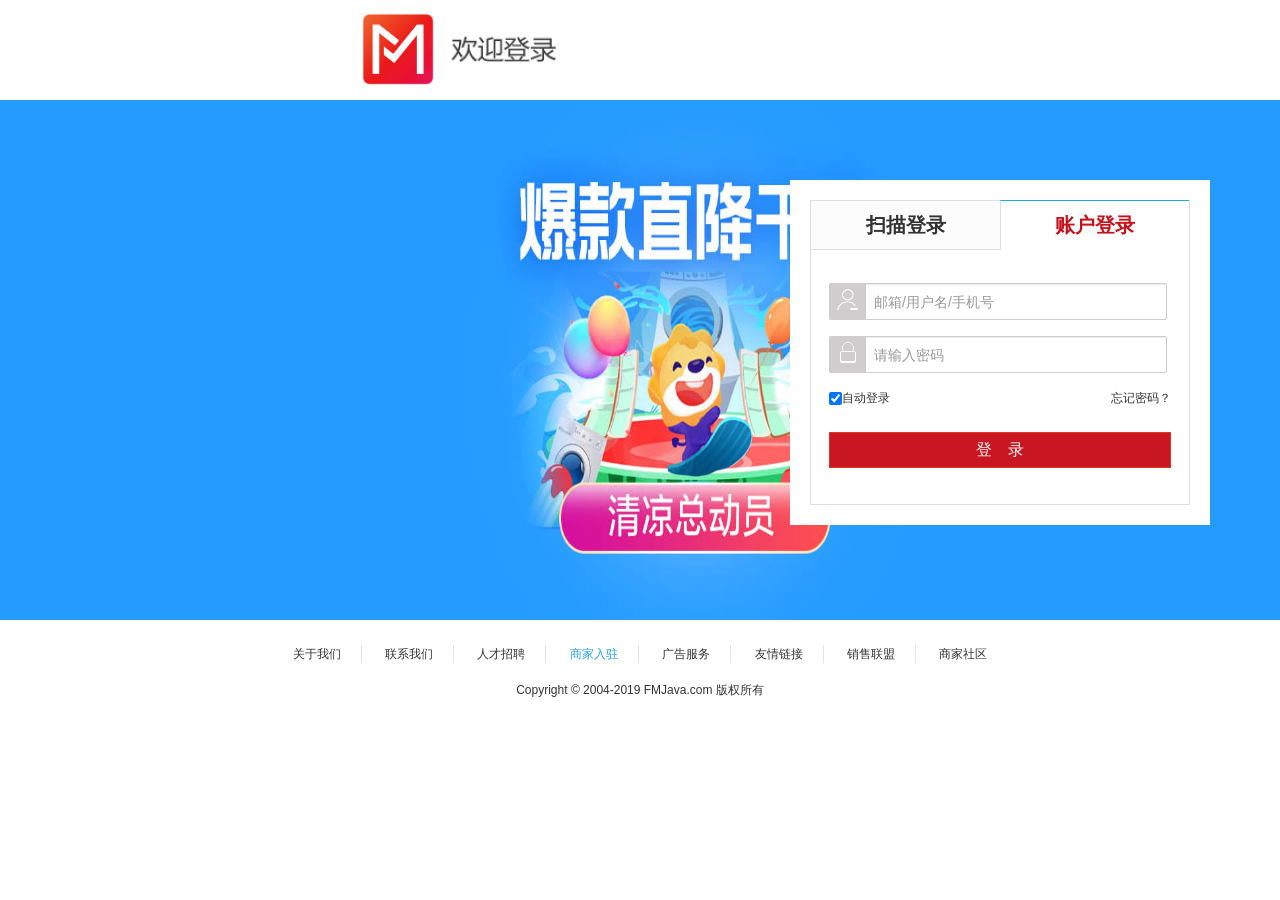
<file: web_shop/src/main/webapp/shoplogin.html>
<!DOCTYPE html>
<html>

<head>
	<meta charset="UTF-8">
	<meta http-equiv="X-UA-Compatible" content="IE=9; IE=8; IE=7; IE=EDGE">
	<meta http-equiv="X-UA-Compatible" content="IE=EmulateIE7" />
	<title>FM欢迎登录</title>
	 <link rel="icon" href="img/favicon.ico">
    <link rel="stylesheet" type="text/css" href="css/webbase.css" />
    <link rel="stylesheet" type="text/css" href="css/pages-shoplogin.css" />
</head>

<body>
	<div class="login-box">
		<div style=" height: 90px; padding-top: 10px; padding-left: 358px;">
			<img src="img/logo.png" alt="" width="80" height="80" style="float:left; ">
			<img src="img/welcome.png" alt="" width="120" height="50" style="float:left;margin-top: 20px; margin-left: 10px;">
			<div class="manage-title" style="color: dimgrey; font-size: 25px;margin: 30px 0 0 1023px; ">商家管理后台</div>
		</div>

		<div class="loginArea">
			<div class="login ">
			<div class="py-container">
			 <div class="loginform">
					<ul class="sui-nav nav-tabs tab-wraped">
						<li>
							<a href="#index" data-toggle="tab">
								<h3>扫描登录</h3>
							</a>
						</li>
						<li class="active">
							<a href="#profile" data-toggle="tab">
								<h3>账户登录</h3>
							</a>
						</li>
					</ul>
					<div class="tab-content tab-wraped">

						<div id="profile" class="tab-pane  active">
							<form class="sui-form" id="loginForm" action="/login" method="post">
								<div class="input-prepend"><span class="add-on loginname"></span>
									<input id="prependedInput1" name="username" type="text" placeholder="邮箱/用户名/手机号" class="span2 input-xfat">
								</div>
								<div class="input-prepend"><span class="add-on loginpwd"></span>
									<input id="prependedInput2" name="password" type="password" placeholder="请输入密码" class="span2 input-xfat">
								</div>
								<div class="setting">
									<label class="checkbox inline"><input name="m1" type="checkbox" value="2" checked="">自动登录</label>
									<span class="forget">忘记密码？</span>
								</div>
								<div class="logined">
									<button class="sui-btn btn-block btn-xlarge btn-danger" id="loginBtn" >登&nbsp;&nbsp;录</button>
								</div>
							</form>
						</div>
					</div>
				</div>

</div>
			</div>
		</div>
		<!--foot-->
		<div class="py-container copyright">
			<ul>
			<li>关于我们</li>
			<li>联系我们</li>
			<li>人才招聘</li>
			<li><a href="register.html">商家入驻</a></li>
			<li>广告服务</li>
			<li>友情链接</li>
			<li>销售联盟</li>
			<li>商家社区</li>
			</ul>
			<div class="beian">Copyright © 2004-2019  FMJava.com 版权所有</div>
		</div>
	</div>
</body>
<script src="plugins/jQuery/jquery-2.2.3.min.js"></script>
<script>
	$(function () {
		$("#loginBtn").click(function () {
			$("#loginForm").submit();
		});

		function getUrlParam(name) {
			return decodeURIComponent(
					(new RegExp('[?|&]' + name + '=' + '([^&;]+?)(&|#|;|$)').exec(location.href) || [, ""])[1].replace(/\+/g, '%20')) || null
		}

		function checkError() {

		 	var res = getUrlParam("error");
		 	if (res !=null){
		 		console.log("用户名或密码错");
			}

		}
		checkError();

	});
</script>

</html>
</file>
<file: web_manager/src/main/webapp/css/style.css>
/* tab 1*/
.double {
	line-height: 58px;
}

.title .glyphicon{
	padding: 3px;
	font-size: 13px;
    border-radius: 8px;
    color: #fff;
	
}
.data span.arrowup {
	color: #d88918;
}
.data span.arrowdown {
	color: #6bb10a;
}
.item-blue .glyphicon{
	background-color: #39a9ea;
}
.item-green {
	line-height: 58px;
}
.item-green .glyphicon{
	background-color: #6bb10a;
	line-height: 12px;
}
.item-orange .glyphicon{
	background-color:#d88918;
}
.item-red .glyphicon{
	background-color: #f14f4f;
}
.chart .chart-box {
	margin: 10px;
}

/* 数据表格label */
.content-wrapper .data-type {
	/*width: 90%;*/
	margin: 10px 5px;
	border:1px solid #d4d4d4;
	border-radius: 2px;
}
.data-type .title,
.data-type .data {
	padding: 3px 12px;
	border-top: 1px solid #d4d4d4;
	overflow: hidden;
    height: 42px;
}
.data-type .title {
    line-height: 34px;
	border-right: 1px solid #d4d4d4;
}

.data-type .data:last-child{
	border-right: 0;
}
.data-type .title{
	text-align: center;
	background: #ececec;
}
.data-type .data .line{
	vertical-align: middle;
	overflow: hidden;
	padding-bottom: 10px;
	padding-top: 10px;
}

/* label行高度 */
.data-type .data > label {
	line-height:36px;
}
.data-type .data > .form-group {
	line-height:36px;
}
.data-type .data.text {
	line-height:36px;
}
/* label行分隔符 */
.data-type .data.border-right {
	border-right: 1px solid #d4d4d4;
}

/* 表格双倍高度 */
.data-type .title.rowHeight2x,
.data-type .data.rowHeight2x {
	height:84px;
}
.data-type .title.rowHeight2x {
	line-height:78px;
}
/*.data-type .data.rowHeight2x > label {
	line-height:78px;
}*/
.data-type .title.editer,
.data-type .data.editer {
	height:320px;
}
.data-type .title.editer {
	line-height:300px;
}

/*清除parding*/
.padding-clear {
	padding-right: 0px;
	padding-left: 0px;
}

/* 文件上传 */
/*a  upload */
.a-upload {
    padding: 4px 10px;
    height: 35px;
    line-height: 25px;
    position: relative;
    cursor: pointer;
    color: #888;
    background: #fafafa;
    border: 1px solid #ddd;
    border-radius: 4px;
    overflow: hidden;
    display: inline-block;
    *display: inline;
    *zoom: 1
}
.a-upload  input {
    position: absolute;
    font-size: 100px;
    right: 0;
    top: 0;
    opacity: 0;
    filter: alpha(opacity=0);
    cursor: pointer
}
.a-upload:hover {
    color: #444;
    background: #eee;
    border-color: #ccc;
    text-decoration: none
}
</file>
<file: web_manager/src/main/webapp/css/pages-login-manage.css>
.loginmanage {
    height: 500px;
    width: 1920px;
    vertical-align: middle;
    display: table-cell;
    padding-left: 100px;
    background:url("../img/logo-bg.jpg") 370px  center   no-repeat #13111E;
}

.loginmanage .manage-title {
    width: 420px;
    margin: 0 0 0 600px;
    font-size: 30px;
    color: #fff;
    letter-spacing: 5px;
    text-shadow: 2px 2px 0 #646464
}

.loginform {
    width: 380px;
    background: #fff;
    margin: 5px 0 0 600px;
    position: relative;
    padding: 20px
}

img {
    display: block;
    margin: 0 auto
}

.sui-form {
    margin-top: 15px
}

span.loginname {
    background-image: url(../img/icons.png);
    background-position: -10px -201px
}

.sui-form .input-prepend {
    margin-bottom: 16px
}

.sui-nav.nav-tabs.tab-wraped>li {
    width: 50%
}

.sui-nav.nav-tabs.tab-wraped>li.active>a {
    padding-top: 0;
    border-top: 1px solid #28a3ef
}

.sui-nav.nav-tabs.tab-wraped>li>a {
    padding: 0
}

.sui-nav.nav-tabs.tab-wraped>li.active h3 {
    color: #c8111a
}

.sui-form .input-prepend .add-on {
    padding: 6px 5px;
    background-color: #cfcdcd;
    width: 25px;
    height: 23px;
    *float: left
}

.sui-form input[type=text],.sui-form input[type=password] {
    height: 23px
}

.sui-form input.span2 {
    width: 284px;
    *float: left
}

.loginpwd {
    background-image: url(../img/icons.png);
    background-position: -72px -201px;
    display: block;
    width: 25px;
    height: 23px
}

.setting {
    position: relative;
    margin: 0 0 15px
}

.setting .forget {
    position: absolute;
    right: 0
}

.btn-danger {
    background-color: #c81623;
    padding: 6px;
    border-radius: 0;
    font-size: 16px;
    font-family: 微软雅黑;
    word-spacing: 4px
}

.otherlogin {
    position: relative;
    margin-top: 30px
}

.otherlogin .register {
    position: absolute;
    top: 10px;
    right: 10px;
    font-size: 15px
}

.types ul li {
    list-style-type: none;
    display: inline-block;
    *display: inline;
    *zoom: 1;
    width: 40px;
    height: 55px
}

#slider {
    width: 300px;
    height: 40px;
    position: relative;
    border-radius: 2px;
    background-color: #dae2d0;
    overflow: hidden;
    text-align: center;
    user-select: none;
    -moz-user-select: none;
    -webkit-user-select: none
}

#slider_bg {
    position: absolute;
    left: 0;
    top: 0;
    height: 100%;
    background-color: #7AC23C;
    z-index: 1
}

#label {
    width: 46px;
    position: absolute;
    left: 0;
    top: 0;
    height: 38px;
    line-height: 38px;
    border: 1px solid #ccc;
    background: #fff;
    z-index: 3;
    cursor: move;
    color: #ff9e77;
    font-size: 16px;
    font-weight: 900
}

#labelTip {
    position: absolute;
    left: 0;
    width: 100%;
    height: 100%;
    font-size: 13px;
    font-family: 'Microsoft Yahei',serif;
    color: #787878;
    line-height: 38px;
    text-align: center;
    z-index: 2
}

.copyright {
    margin-top: 10px;
    text-align: center
}

.copyright ul li {
    list-style-type: none;
    display: inline-block;
    *display: inline;
    *zoom: 1;
    border-right: 1px solid #e4e4e4;
    padding: 0 20px;
    margin: 15px 0
}

.copyright ul li:last-child {
    border-right: 0
}
</file>
<file: web_portal/src/main/webapp/css/item.css>
.btn-danger {
    border-radius: 0
}

#item {
    margin: 15px 0;
    font-family: "微软雅黑"
}

.preview-wrap {
    width: 400px
}

.itemInfo-wrap {
    width: 700px
}

.aside {
    width: 210px
}

.detail {
    width: 980px
}

em {
    font-style: normal
}

.sui-breadcrumb {
    padding: 9px 15px 0 0;
    margin: 0 0 9px
}

.product-info {
    overflow: hidden;
    margin: 5px 0 15px
}

.itemInfo-wrap {
    font-family: "宋体"
}

.summary-wrap .price {
    color: #c81623
}

.summary-wrap .price em {
    font-size: 24px;
    font-weight: 700
}

.summary-wrap .price i {
    font-size: 16px
}

.summary-wrap .price span {
    font-size: 12px
}

.product-detail {
    margin: 30px 0
}

.red-bg {
    background: #B61D1D;
    padding: 3px;
    color: #fff
}

.sku-name h4 {
    font-weight: 700
}

.news {
    color: #e12228
}

.summary {
    background: #f3f3f3;
    padding: 7px;
    margin: 13px 0
}

.support {
    border-bottom: 1px solid #ededed;
    padding-bottom: 5px
}

.summary-wrap {
    overflow: hidden;
    line-height: 28px;
    margin-top: 10px
}

.summary-wrap dl {
    overflow: hidden
}

.summary-wrap dl a {
    color: #666;
    line-height: 24px;
    padding: 2px 14px;
    margin-right: 5px;
    display: block;
    float: left;
    position: relative;
    outline: 0;
    border-top: 1px solid #eee;
    border-right: 1px solid #bbb;
    border-bottom: 1px solid #bbb;
    border-left: 1px solid #eee;
    background-color: #fff;
    text-decoration: none
}

.summary-wrap .selected {
    border: 1px solid #c81623
}

.summary-wrap .locked {
    color: #d6d6d6;
    cursor: not-allowed;
    border-color: #bbb;
    border-style: dotted
}

.summary-wrap a span {
    width: 13px;
    height: 13px;
    display: none;
    position: absolute;
    right: 0;
    _right: -1px;
    bottom: 0;
    _bottom: -1px;
    overflow: hidden;
    background: url(../img/choosed.png) no-repeat
}

.summary-wrap .selected span {
    display: block
}

.title {
    margin-right: 15px
}

.controls {
    width: 48px;
    position: relative
}

.controls a {
    text-decoration: none
}

.controls .itxt {
    display: block;
    width: 38px;
    height: 34px;
    line-height: 42px;
    border: 1px solid #ddd;
    text-align: center;
    color: #555;
    float: left;
    border-right: 0
}

.controls .plus {
    display: block;
    width: 15px;
    text-align: center;
    height: 17px;
    line-height: 17px;
    overflow: hidden;
    background: #f1f1f1;
    color: #666;
    position: absolute;
    right: -8px;
    border: 1px solid #ccc
}

.controls .mins {
    display: block;
    width: 15px;
    text-align: center;
    height: 17px;
    line-height: 17px;
    overflow: hidden;
    background: #f1f1f1;
    color: #666;
    position: absolute;
    right: -8px;
    border: 1px solid #ccc;
    top: 19px;
    border-top: 0
}

.red-bg {
    background: #c81623;
    color: #fff;
    padding: 3px
}

.fix-width {
    width: 520px
}

.t-gray {
    color: #999
}

ul.btn-choose li {
    float: left;
    margin: 0 10px 0 0
}

ul.btn-choose li .btn-xlarge .addshopcar {
    font-size: 16px
}

.addshopcar {
    padding: 10px 25px;
    background: #c81623;
    font-size: 16px;
    font-family: 微软雅黑
}

ul.btn-choose li .btn-xlarge {
    font-size: 12px;
    border-radius: 0
}

.sui-btn:active,.sui-btn.active {
    background-color: #c81623;
    color: #fff
}

ul.part-list {
    overflow: hidden
}

ul.part-list li {
    line-height: 18px;
    width: 50%;
    float: left;
    border-bottom: 1px dashed #ededed;
    line-height: 28px
}

.sui-nav.nav-tabs.tab-wraped>li {
    width: 50%
}

.sui-nav.nav-tabs.tab-wraped>li>a {
    padding: 11px;
    text-align: center
}

.sui-nav.nav-tabs.tab-wraped>li.active>a {
    padding-top: 9px
}

.intro .sui-nav.nav-tabs.tab-wraped>li.active>a {
    font-weight: 400;
    border: 0;
    padding-top: 12px;
    background: #c81623;
    color: #fff
}

.tab-content.tab-wraped {
    padding: 10px
}

.summary-price-wrap {
    overflow: hidden
}

.goods-list .operate {
    margin: 5px 40px
}

ul.goods-list li {
    margin: 5px 0 15px;
    border-bottom: 1px solid #ededed;
    padding-bottom: 5px
}

ul.goods-intro li {
    line-height: 26px
}

.p-img img {
    padding-left: 20px
}

.suits .list-wrap {
    float: left;
    margin: 0 10px
}

.good-suits {
    overflow: hidden
}

.master,.suits,.result {
    height: 140px;
    padding: 10px
}

.master .list-wrap {
    position: relative;
    text-align: center
}

.master .list-wrap i {
    position: absolute;
    top: 48px;
    right: -25px;
    font-size: 16px
}

.master .list-wrap em {
    color: #c81623;
    font-size: 16px;
    font-weight: 700
}

.suits ul li {
    float: left;
    list-style-type: none;
    padding: 0 20px
}

.result {
    line-height: 26px;
    border-left: 1px solid #ddd;
    padding: 20px
}

.result .price {
    color: #B1191A;
    font-size: 16px
}

.fitting,.like {
    border: 1px solid #ddd;
    margin-bottom: 15px
}

.intro .sui-nav.nav-tabs.tab-wraped {
    background: #ededed
}

.intro .sui-nav.nav-tabs.tab-wraped>li {
    width: auto
}

.intro .tab-content.tab-wraped {
    border: 0
}

.kt {
    border-bottom: 1px solid #ddd;
    background: #f1f1f1;
    color: #333;
    margin: 0;
    padding: 5px 0 5px 15px
}

.like .like-list {
    padding: 15px
}

.like-list ul li .attr,.like-list ul li .price,.like-list ul li .commit {
    padding-left: 15px;
    font-family: "微软雅黑"
}

.list-wrap .price {
    font-size: 16px;
    color: #c81623
}

.like-list ul li .price {
    margin-bottom: 20px
}

.like-list ul li .list-wrap {
    line-height: 22px
}
 .item {
    border-left: solid 1px #e6e6e6;
    text-align: center;
    padding: 0 10px;
    line-height: 15px;
}
.comment{
    margin-bottom: 5px;
}
 .count {
    font: 14px verdana;
    color: #005ea7;
}
.comment-count .item{
    margin-right: 30px;
}
.goods-icons4, .goods-icons5 {
    float: left;
    height: 14px;
    line-height: 14px;
    line-height: 16px\0;
    padding: 0 3px;
    border: 1px solid #e23a3a;
    margin-right: 3px;
    overflow: hidden;
    text-align: center;
    font-style: normal;
    font-size: 12px;
    font-family: "Helvetica Neue","Hiragino Sans GB",SimSun,serif;
    border-radius: 2px;
    color: #e23a3a;
}

.mod_service {
    padding: 30px 0;
}
.grid_c1 {
    margin: 0 auto;
    width: 1190px;
}
.mod_service_list {
    overflow: hidden;
    height: 60px;
}
.mod_service_item {
    float: left;
    width: 297px;
}
.mod_service_unit {
    position: relative;
    margin: 0 auto;
    padding-left: 45px;
    width: 180px;
}
.mod_service_duo {
    background-repeat: no-repeat;
    background-position: 0 -192px;
    background-image: url(//misc.360buyimg.com/mtd/pc/index_2017/2.1.0/static/images/sprite.footer.png);
}
.mod_service_tit {
    overflow: hidden;
    position: absolute;
    left: 0;
    top: 0;
    width: 36px;
    height: 60px;
    text-indent: -999px;
}
.mod_service_txt {
    overflow: hidden;
    width: 100%;
    height: 60px;
    line-height: 60px;
    font-size: 18px;
    font-weight: 700;
    -o-text-overflow: ellipsis;
    text-overflow: ellipsis;
    white-space: nowrap;
    color: #444;

}
.mod_service_kuai {
    background-repeat: no-repeat;
    background-position: -41px -192px;
    background-image: url(//misc.360buyimg.com/mtd/pc/index_2017/2.1.0/static/images/sprite.footer.png);
}

.mod_service_hao {
    background-repeat: no-repeat;
    background-position: -82px -192px;
    background-image: url(//misc.360buyimg.com/mtd/pc/index_2017/2.1.0/static/images/sprite.footer.png);
}
.mod_service_sheng {
    background-repeat: no-repeat;
    background-position: -123px -192px;
    background-image: url(//misc.360buyimg.com/mtd/pc/index_2017/2.1.0/static/images/sprite.footer.png);
}


.mod_help_cover_tit {
    margin-bottom: 15px;
    font-size: 14px;
    text-align: center;
}

.mod_help_cover_con {
    padding: 0 10px;
}
.mod_help_cover_more {
    text-align: right;
}
.mod_help_cover {
    background-repeat: no-repeat;
    background-position: 0 0;
    float: right;
    width: 200px;
    height: 150px;
    background-image: url(//misc.360buyimg.com/mtd/pc/index_2017/2.1.0/static/images/sprite.footer.png);
}
 .p-parameter-list {
    padding: 20px 0 15px;
}
 .p-parameter-list li{
     width: 180px;
     float: left;
     list-style: none;
     margin-right: 10px;
     margin-bottom: 20px;
 }
.mt_xg{
    background-color: #f7f7f7;
    border: 1px solid #eee;
}
.mt_xg h3 {
    font: 700 14px "microsoft yahei";
    padding-left: 10px;
    color: #666;
}
</file>
<file: web_portal/src/main/webapp/css/zoom.css>
.tab{overflow:hidden}.tab li,.tab a,.tab-item{cursor:pointer;float:left;text-align:center}.m,.mt,.mc,.mb{overflow:hidden}.mt .extra{float:right}.tab{border-bottom:2px solid #BE0000;margin-bottom:10px}.tab li{position:relative;height:24px;padding:3px 12px 0;overflow:hidden;margin-right:3px;line-height:24px;font-size:14px;font-weight:700;color:#c30}.tab span{position:absolute;left:0;top:0;z-index:1;width:10px;height:27px}.tab a{float:none;color:#c30}.tab .curr{background-position:right -178px;color:#fff}.tab .curr span{background-position:0 -178px}.tab .curr a{color:#fff}.zoom img{max-width:none}.jqzoom{float:left;border:0;position:relative;padding:5px;cursor:pointer;margin:0;display:block}.zoomdiv{z-index:100;position:absolute;top:0;left:0;width:350px;height:350px;background:#fff;border:1px solid #CCC;display:none;text-align:center;overflow:hidden}.jqZoomPup{z-index:10;visibility:hidden;position:absolute;top:0;left:0;width:20px;height:20px;border:1px solid #aaa;background:#fff;opacity:.5;-moz-opacity:.5;-khtml-opacity:.5;filter:alpha(Opacity=50)}.spec-preview{width:410px;height:410px;border:1px solid #DFDFDF}.spec-scroll{clear:both;margin-top:5px;width:410px;overflow:hidden}.spec-scroll .prev{float:left;margin-right:4px}.spec-scroll .next{float:right}.spec-scroll .prev,.spec-scroll .next{display:block;font-family:"宋体";text-align:center;width:10px;height:54px;line-height:54px;border:1px solid #CCC;background:#EBEBEB;cursor:pointer;text-decoration:none}.spec-scroll .items{float:left;position:relative;width:380px;height:56px;overflow:hidden}.spec-scroll .items ul{position:absolute;width:9999px;height:56px;margin:0;padding:0}.spec-scroll .items ul li{float:left;width:75px;text-align:center;margin:0;padding:0;list-style-type:none}.spec-scroll .items ul li img{border:1px solid #CCC;padding:2px;width:50px;height:50px;display:block}.spec-scroll .items ul li img:hover{border:2px solid #F60;padding:1px}
</file>
<file: web_portal/src/main/webapp/css/paysuccess.css>
.top {
    background-color: #f1f1f1
}

.logoArea {
    overflow: hidden;
    position: relative
}

.logo {
    background: url(../img/icons.png) no-repeat;
    background-position: -370px 0;
    width: 177px;
    height: 75px
}

.logo .title {
    font: 19px "微软雅黑";
    position: absolute;
    top: 24px;
    left: 190px
}

.paysuccess {
    padding: 25px;
    margin: 20px 0;
    border: 1px solid #ddd;
    font-family: "微软雅黑"
}

.paysuccess .success {
    width: 500px;
    margin: 0 auto
}

.success h3 {
    margin: 20px 0;
    font-weight: 700;
    font-size: 20px
}

.success .paydetail {
    margin-left: 66px;
    font-size: 15px
}

.paydetail p {
    line-height: 26px
}

p.button {
    margin: 30px 0
}

.paydetail .sui-btn.btn-xlarge {
    font-size: 18px
}
.sui-form input[type=text].input-xxlarge {
    width: 370px;
}
</file>
<file: web_shop/src/main/webapp/css/pages-shoplogin.css>
.logoArea {
    height: 84px
}

.loginArea {
    height: 520px;
    //background-color: #7e00ff;
    background-image: url(../img/logo_bg.jpg) ;
    background-size:1650px 560px;
}

.copyright {
    text-align: center;
    line-height: 24px
}

.logo {
    background: url(../img/logo.png) no-repeat;
    width: 182px;
    height: 78px;
    position: absolute;
}

.login {
    height: 520px
}

.loginform {
    width: 380px;
    background: #fff;
    float: right;
    top: 80px;
    position: relative;
    padding: 20px;
    right: 30px;
}

img {
    display: block;
    margin: 0 auto
}

.sui-form {
    margin-top: 15px
}

span.loginname {
    background-image: url(../img/icons.png);
    background-position: -10px -201px
}

.sui-form .input-prepend {
    margin-bottom: 16px
}

.sui-nav.nav-tabs.tab-wraped>li {
    width: 50%
}

.sui-nav.nav-tabs.tab-wraped>li.active>a {
    padding-top: 0;
    border-top: 1px solid #28a3ef
}

.sui-nav.nav-tabs.tab-wraped>li>a {
    padding: 0
}

.sui-nav.nav-tabs.tab-wraped>li.active h3 {
    color: #c8111a
}

.sui-form .input-prepend .add-on {
    padding: 6px 5px;
    background-color: #cfcdcd;
    width: 25px;
    height: 23px;
    *float: left
}

.sui-form input[type=text],.sui-form input[type=password] {
    height: 23px
}

.sui-form input.span2 {
    width: 284px;
    *float: left
}

.loginpwd {
    background-image: url(../img/icons.png);
    background-position: -72px -201px;
    display: block;
    width: 25px;
    height: 23px
}

.setting {
    position: relative;
    margin: 0 0 25px
}

.setting .forget {
    position: absolute;
    right: 0
}

.btn-danger {
    background-color: #c81623;
    padding: 6px;
    border-radius: 0;
    font-size: 16px;
    font-family: 微软雅黑;
    word-spacing: 4px
}

.otherlogin {
    position: relative;
    margin-top: 30px
}

.otherlogin .register {
    position: absolute;
    top: 10px;
    right: 10px;
    font-size: 15px
}

.types ul li {
    list-style-type: none;
    display: inline-block;
    *display: inline;
    *zoom: 1;
    width: 40px;
    height: 55px
}

.copyright {
    margin-top: 10px
}

.copyright ul li {
    list-style-type: none;
    display: inline-block;
    *display: inline;
    *zoom: 1;
    border-right: 1px solid #e4e4e4;
    padding: 0 20px;
    margin: 15px 0
}

.copyright ul li:last-child {
    border-right: 0
}
</file>
<file: web_manager/src/main/webapp/plugins/adminLTE/css/skins/_all-skins.min.css>
.skin-blue .main-header .navbar{background-color:#3c8dbc}.skin-blue .main-header .navbar .nav>li>a{color:#fff}.skin-blue .main-header .navbar .nav>li>a:hover,.skin-blue .main-header .navbar .nav>li>a:active,.skin-blue .main-header .navbar .nav>li>a:focus,.skin-blue .main-header .navbar .nav .open>a,.skin-blue .main-header .navbar .nav .open>a:hover,.skin-blue .main-header .navbar .nav .open>a:focus,.skin-blue .main-header .navbar .nav>.active>a{background:rgba(0,0,0,0.1);color:#f6f6f6}.skin-blue .main-header .navbar .sidebar-toggle{color:#fff}.skin-blue .main-header .navbar .sidebar-toggle:hover{color:#f6f6f6;background:rgba(0,0,0,0.1)}.skin-blue .main-header .navbar .sidebar-toggle{color:#fff}.skin-blue .main-header .navbar .sidebar-toggle:hover{background-color:#367fa9}@media (max-width:767px){.skin-blue .main-header .navbar .dropdown-menu li.divider{background-color:rgba(255,255,255,0.1)}.skin-blue .main-header .navbar .dropdown-menu li a{color:#fff}.skin-blue .main-header .navbar .dropdown-menu li a:hover{background:#367fa9}}.skin-blue .main-header .logo{background-color:#367fa9;color:#fff;border-bottom:0 solid transparent}.skin-blue .main-header .logo:hover{background-color:#357ca5}.skin-blue .main-header li.user-header{background-color:#3c8dbc}.skin-blue .content-header{background:transparent}.skin-blue .wrapper,.skin-blue .main-sidebar,.skin-blue .left-side{background-color:#222d32}.skin-blue .user-panel>.info,.skin-blue .user-panel>.info>a{color:#fff}.skin-blue .sidebar-menu>li.header{color:#4b646f;background:#1a2226}.skin-blue .sidebar-menu>li>a{border-left:3px solid transparent}.skin-blue .sidebar-menu>li:hover>a,.skin-blue .sidebar-menu>li.active>a{color:#fff;background:#1e282c;border-left-color:#3c8dbc}.skin-blue .sidebar-menu>li>.treeview-menu{margin:0 1px;background:#2c3b41}.skin-blue .sidebar a{color:#b8c7ce}.skin-blue .sidebar a:hover{text-decoration:none}.skin-blue .treeview-menu>li>a{color:#8aa4af}.skin-blue .treeview-menu>li.active>a,.skin-blue .treeview-menu>li>a:hover{color:#fff}.skin-blue .sidebar-form{border-radius:3px;border:1px solid #374850;margin:10px 10px}.skin-blue .sidebar-form input[type="text"],.skin-blue .sidebar-form .btn{box-shadow:none;background-color:#374850;border:1px solid transparent;height:35px}.skin-blue .sidebar-form input[type="text"]{color:#666;border-top-left-radius:2px;border-top-right-radius:0;border-bottom-right-radius:0;border-bottom-left-radius:2px}.skin-blue .sidebar-form input[type="text"]:focus,.skin-blue .sidebar-form input[type="text"]:focus+.input-group-btn .btn{background-color:#fff;color:#666}.skin-blue .sidebar-form input[type="text"]:focus+.input-group-btn .btn{border-left-color:#fff}.skin-blue .sidebar-form .btn{color:#999;border-top-left-radius:0;border-top-right-radius:2px;border-bottom-right-radius:2px;border-bottom-left-radius:0}.skin-blue.layout-top-nav .main-header>.logo{background-color:#3c8dbc;color:#fff;border-bottom:0 solid transparent}.skin-blue.layout-top-nav .main-header>.logo:hover{background-color:#3b8ab8}.skin-blue-light .main-header .navbar{background-color:#3c8dbc}.skin-blue-light .main-header .navbar .nav>li>a{color:#fff}.skin-blue-light .main-header .navbar .nav>li>a:hover,.skin-blue-light .main-header .navbar .nav>li>a:active,.skin-blue-light .main-header .navbar .nav>li>a:focus,.skin-blue-light .main-header .navbar .nav .open>a,.skin-blue-light .main-header .navbar .nav .open>a:hover,.skin-blue-light .main-header .navbar .nav .open>a:focus,.skin-blue-light .main-header .navbar .nav>.active>a{background:rgba(0,0,0,0.1);color:#f6f6f6}.skin-blue-light .main-header .navbar .sidebar-toggle{color:#fff}.skin-blue-light .main-header .navbar .sidebar-toggle:hover{color:#f6f6f6;background:rgba(0,0,0,0.1)}.skin-blue-light .main-header .navbar .sidebar-toggle{color:#fff}.skin-blue-light .main-header .navbar .sidebar-toggle:hover{background-color:#367fa9}@media (max-width:767px){.skin-blue-light .main-header .navbar .dropdown-menu li.divider{background-color:rgba(255,255,255,0.1)}.skin-blue-light .main-header .navbar .dropdown-menu li a{color:#fff}.skin-blue-light .main-header .navbar .dropdown-menu li a:hover{background:#367fa9}}.skin-blue-light .main-header .logo{background-color:#3c8dbc;color:#fff;border-bottom:0 solid transparent}.skin-blue-light .main-header .logo:hover{background-color:#3b8ab8}.skin-blue-light .main-header li.user-header{background-color:#3c8dbc}.skin-blue-light .content-header{background:transparent}.skin-blue-light .wrapper,.skin-blue-light .main-sidebar,.skin-blue-light .left-side{background-color:#f9fafc}.skin-blue-light .content-wrapper,.skin-blue-light .main-footer{border-left:1px solid #d2d6de}.skin-blue-light .user-panel>.info,.skin-blue-light .user-panel>.info>a{color:#444}.skin-blue-light .sidebar-menu>li{-webkit-transition:border-left-color .3s ease;-o-transition:border-left-color .3s ease;transition:border-left-color .3s ease}.skin-blue-light .sidebar-menu>li.header{color:#848484;background:#f9fafc}.skin-blue-light .sidebar-menu>li>a{border-left:3px solid transparent;font-weight:600}.skin-blue-light .sidebar-menu>li:hover>a,.skin-blue-light .sidebar-menu>li.active>a{color:#000;background:#f4f4f5}.skin-blue-light .sidebar-menu>li.active{border-left-color:#3c8dbc}.skin-blue-light .sidebar-menu>li.active>a{font-weight:600}.skin-blue-light .sidebar-menu>li>.treeview-menu{background:#f4f4f5}.skin-blue-light .sidebar a{color:#444}.skin-blue-light .sidebar a:hover{text-decoration:none}.skin-blue-light .treeview-menu>li>a{color:#777}.skin-blue-light .treeview-menu>li.active>a,.skin-blue-light .treeview-menu>li>a:hover{color:#000}.skin-blue-light .treeview-menu>li.active>a{font-weight:600}.skin-blue-light .sidebar-form{border-radius:3px;border:1px solid #d2d6de;margin:10px 10px}.skin-blue-light .sidebar-form input[type="text"],.skin-blue-light .sidebar-form .btn{box-shadow:none;background-color:#fff;border:1px solid transparent;height:35px}.skin-blue-light .sidebar-form input[type="text"]{color:#666;border-top-left-radius:2px;border-top-right-radius:0;border-bottom-right-radius:0;border-bottom-left-radius:2px}.skin-blue-light .sidebar-form input[type="text"]:focus,.skin-blue-light .sidebar-form input[type="text"]:focus+.input-group-btn .btn{background-color:#fff;color:#666}.skin-blue-light .sidebar-form input[type="text"]:focus+.input-group-btn .btn{border-left-color:#fff}.skin-blue-light .sidebar-form .btn{color:#999;border-top-left-radius:0;border-top-right-radius:2px;border-bottom-right-radius:2px;border-bottom-left-radius:0}@media (min-width:768px){.skin-blue-light.sidebar-mini.sidebar-collapse .sidebar-menu>li>.treeview-menu{border-left:1px solid #d2d6de}}.skin-blue-light .main-footer{border-top-color:#d2d6de}.skin-blue.layout-top-nav .main-header>.logo{background-color:#3c8dbc;color:#fff;border-bottom:0 solid transparent}.skin-blue.layout-top-nav .main-header>.logo:hover{background-color:#3b8ab8}.skin-black .main-header{-webkit-box-shadow:0 1px 1px rgba(0,0,0,0.05);box-shadow:0 1px 1px rgba(0,0,0,0.05)}.skin-black .main-header .navbar-toggle{color:#333}.skin-black .main-header .navbar-brand{color:#333;border-right:1px solid #eee}.skin-black .main-header .navbar{background-color:#fff}.skin-black .main-header .navbar .nav>li>a{color:#333}.skin-black .main-header .navbar .nav>li>a:hover,.skin-black .main-header .navbar .nav>li>a:active,.skin-black .main-header .navbar .nav>li>a:focus,.skin-black .main-header .navbar .nav .open>a,.skin-black .main-header .navbar .nav .open>a:hover,.skin-black .main-header .navbar .nav .open>a:focus,.skin-black .main-header .navbar .nav>.active>a{background:#fff;color:#999}.skin-black .main-header .navbar .sidebar-toggle{color:#333}.skin-black .main-header .navbar .sidebar-toggle:hover{color:#999;background:#fff}.skin-black .main-header .navbar>.sidebar-toggle{color:#333;border-right:1px solid #eee}.skin-black .main-header .navbar .navbar-nav>li>a{border-right:1px solid #eee}.skin-black .main-header .navbar .navbar-custom-menu .navbar-nav>li>a,.skin-black .main-header .navbar .navbar-right>li>a{border-left:1px solid #eee;border-right-width:0}.skin-black .main-header>.logo{background-color:#fff;color:#333;border-bottom:0 solid transparent;border-right:1px solid #eee}.skin-black .main-header>.logo:hover{background-color:#fcfcfc}@media (max-width:767px){.skin-black .main-header>.logo{background-color:#222;color:#fff;border-bottom:0 solid transparent;border-right:none}.skin-black .main-header>.logo:hover{background-color:#1f1f1f}}.skin-black .main-header li.user-header{background-color:#222}.skin-black .content-header{background:transparent;box-shadow:none}.skin-black .wrapper,.skin-black .main-sidebar,.skin-black .left-side{background-color:#222d32}.skin-black .user-panel>.info,.skin-black .user-panel>.info>a{color:#fff}.skin-black .sidebar-menu>li.header{color:#4b646f;background:#1a2226}.skin-black .sidebar-menu>li>a{border-left:3px solid transparent}.skin-black .sidebar-menu>li:hover>a,.skin-black .sidebar-menu>li.active>a{color:#fff;background:#1e282c;border-left-color:#fff}.skin-black .sidebar-menu>li>.treeview-menu{margin:0 1px;background:#2c3b41}.skin-black .sidebar a{color:#b8c7ce}.skin-black .sidebar a:hover{text-decoration:none}.skin-black .treeview-menu>li>a{color:#8aa4af}.skin-black .treeview-menu>li.active>a,.skin-black .treeview-menu>li>a:hover{color:#fff}.skin-black .sidebar-form{border-radius:3px;border:1px solid #374850;margin:10px 10px}.skin-black .sidebar-form input[type="text"],.skin-black .sidebar-form .btn{box-shadow:none;background-color:#374850;border:1px solid transparent;height:35px}.skin-black .sidebar-form input[type="text"]{color:#666;border-top-left-radius:2px;border-top-right-radius:0;border-bottom-right-radius:0;border-bottom-left-radius:2px}.skin-black .sidebar-form input[type="text"]:focus,.skin-black .sidebar-form input[type="text"]:focus+.input-group-btn .btn{background-color:#fff;color:#666}.skin-black .sidebar-form input[type="text"]:focus+.input-group-btn .btn{border-left-color:#fff}.skin-black .sidebar-form .btn{color:#999;border-top-left-radius:0;border-top-right-radius:2px;border-bottom-right-radius:2px;border-bottom-left-radius:0}.skin-black .pace .pace-progress{background:#222}.skin-black .pace .pace-activity{border-top-color:#222;border-left-color:#222}.skin-black-light .main-header{-webkit-box-shadow:0 1px 1px rgba(0,0,0,0.05);box-shadow:0 1px 1px rgba(0,0,0,0.05)}.skin-black-light .main-header .navbar-toggle{color:#333}.skin-black-light .main-header .navbar-brand{color:#333;border-right:1px solid #eee}.skin-black-light .main-header .navbar{background-color:#fff}.skin-black-light .main-header .navbar .nav>li>a{color:#333}.skin-black-light .main-header .navbar .nav>li>a:hover,.skin-black-light .main-header .navbar .nav>li>a:active,.skin-black-light .main-header .navbar .nav>li>a:focus,.skin-black-light .main-header .navbar .nav .open>a,.skin-black-light .main-header .navbar .nav .open>a:hover,.skin-black-light .main-header .navbar .nav .open>a:focus,.skin-black-light .main-header .navbar .nav>.active>a{background:#fff;color:#999}.skin-black-light .main-header .navbar .sidebar-toggle{color:#333}.skin-black-light .main-header .navbar .sidebar-toggle:hover{color:#999;background:#fff}.skin-black-light .main-header .navbar>.sidebar-toggle{color:#333;border-right:1px solid #eee}.skin-black-light .main-header .navbar .navbar-nav>li>a{border-right:1px solid #eee}.skin-black-light .main-header .navbar .navbar-custom-menu .navbar-nav>li>a,.skin-black-light .main-header .navbar .navbar-right>li>a{border-left:1px solid #eee;border-right-width:0}.skin-black-light .main-header>.logo{background-color:#fff;color:#333;border-bottom:0 solid transparent;border-right:1px solid #eee}.skin-black-light .main-header>.logo:hover{background-color:#fcfcfc}@media (max-width:767px){.skin-black-light .main-header>.logo{background-color:#222;color:#fff;border-bottom:0 solid transparent;border-right:none}.skin-black-light .main-header>.logo:hover{background-color:#1f1f1f}}.skin-black-light .main-header li.user-header{background-color:#222}.skin-black-light .content-header{background:transparent;box-shadow:none}.skin-black-light .wrapper,.skin-black-light .main-sidebar,.skin-black-light .left-side{background-color:#f9fafc}.skin-black-light .content-wrapper,.skin-black-light .main-footer{border-left:1px solid #d2d6de}.skin-black-light .user-panel>.info,.skin-black-light .user-panel>.info>a{color:#444}.skin-black-light .sidebar-menu>li{-webkit-transition:border-left-color .3s ease;-o-transition:border-left-color .3s ease;transition:border-left-color .3s ease}.skin-black-light .sidebar-menu>li.header{color:#848484;background:#f9fafc}.skin-black-light .sidebar-menu>li>a{border-left:3px solid transparent;font-weight:600}.skin-black-light .sidebar-menu>li:hover>a,.skin-black-light .sidebar-menu>li.active>a{color:#000;background:#f4f4f5}.skin-black-light .sidebar-menu>li.active{border-left-color:#fff}.skin-black-light .sidebar-menu>li.active>a{font-weight:600}.skin-black-light .sidebar-menu>li>.treeview-menu{background:#f4f4f5}.skin-black-light .sidebar a{color:#444}.skin-black-light .sidebar a:hover{text-decoration:none}.skin-black-light .treeview-menu>li>a{color:#777}.skin-black-light .treeview-menu>li.active>a,.skin-black-light .treeview-menu>li>a:hover{color:#000}.skin-black-light .treeview-menu>li.active>a{font-weight:600}.skin-black-light .sidebar-form{border-radius:3px;border:1px solid #d2d6de;margin:10px 10px}.skin-black-light .sidebar-form input[type="text"],.skin-black-light .sidebar-form .btn{box-shadow:none;background-color:#fff;border:1px solid transparent;height:35px}.skin-black-light .sidebar-form input[type="text"]{color:#666;border-top-left-radius:2px;border-top-right-radius:0;border-bottom-right-radius:0;border-bottom-left-radius:2px}.skin-black-light .sidebar-form input[type="text"]:focus,.skin-black-light .sidebar-form input[type="text"]:focus+.input-group-btn .btn{background-color:#fff;color:#666}.skin-black-light .sidebar-form input[type="text"]:focus+.input-group-btn .btn{border-left-color:#fff}.skin-black-light .sidebar-form .btn{color:#999;border-top-left-radius:0;border-top-right-radius:2px;border-bottom-right-radius:2px;border-bottom-left-radius:0}@media (min-width:768px){.skin-black-light.sidebar-mini.sidebar-collapse .sidebar-menu>li>.treeview-menu{border-left:1px solid #d2d6de}}.skin-green .main-header .navbar{background-color:#00a65a}.skin-green .main-header .navbar .nav>li>a{color:#fff}.skin-green .main-header .navbar .nav>li>a:hover,.skin-green .main-header .navbar .nav>li>a:active,.skin-green .main-header .navbar .nav>li>a:focus,.skin-green .main-header .navbar .nav .open>a,.skin-green .main-header .navbar .nav .open>a:hover,.skin-green .main-header .navbar .nav .open>a:focus,.skin-green .main-header .navbar .nav>.active>a{background:rgba(0,0,0,0.1);color:#f6f6f6}.skin-green .main-header .navbar .sidebar-toggle{color:#fff}.skin-green .main-header .navbar .sidebar-toggle:hover{color:#f6f6f6;background:rgba(0,0,0,0.1)}.skin-green .main-header .navbar .sidebar-toggle{color:#fff}.skin-green .main-header .navbar .sidebar-toggle:hover{background-color:#008d4c}@media (max-width:767px){.skin-green .main-header .navbar .dropdown-menu li.divider{background-color:rgba(255,255,255,0.1)}.skin-green .main-header .navbar .dropdown-menu li a{color:#fff}.skin-green .main-header .navbar .dropdown-menu li a:hover{background:#008d4c}}.skin-green .main-header .logo{background-color:#008d4c;color:#fff;border-bottom:0 solid transparent}.skin-green .main-header .logo:hover{background-color:#008749}.skin-green .main-header li.user-header{background-color:#00a65a}.skin-green .content-header{background:transparent}.skin-green .wrapper,.skin-green .main-sidebar,.skin-green .left-side{background-color:#222d32}.skin-green .user-panel>.info,.skin-green .user-panel>.info>a{color:#fff}.skin-green .sidebar-menu>li.header{color:#4b646f;background:#1a2226}.skin-green .sidebar-menu>li>a{border-left:3px solid transparent}.skin-green .sidebar-menu>li:hover>a,.skin-green .sidebar-menu>li.active>a{color:#fff;background:#1e282c;border-left-color:#00a65a}.skin-green .sidebar-menu>li>.treeview-menu{margin:0 1px;background:#2c3b41}.skin-green .sidebar a{color:#b8c7ce}.skin-green .sidebar a:hover{text-decoration:none}.skin-green .treeview-menu>li>a{color:#8aa4af}.skin-green .treeview-menu>li.active>a,.skin-green .treeview-menu>li>a:hover{color:#fff}.skin-green .sidebar-form{border-radius:3px;border:1px solid #374850;margin:10px 10px}.skin-green .sidebar-form input[type="text"],.skin-green .sidebar-form .btn{box-shadow:none;background-color:#374850;border:1px solid transparent;height:35px}.skin-green .sidebar-form input[type="text"]{color:#666;border-top-left-radius:2px;border-top-right-radius:0;border-bottom-right-radius:0;border-bottom-left-radius:2px}.skin-green .sidebar-form input[type="text"]:focus,.skin-green .sidebar-form input[type="text"]:focus+.input-group-btn .btn{background-color:#fff;color:#666}.skin-green .sidebar-form input[type="text"]:focus+.input-group-btn .btn{border-left-color:#fff}.skin-green .sidebar-form .btn{color:#999;border-top-left-radius:0;border-top-right-radius:2px;border-bottom-right-radius:2px;border-bottom-left-radius:0}.skin-green-light .main-header .navbar{background-color:#00a65a}.skin-green-light .main-header .navbar .nav>li>a{color:#fff}.skin-green-light .main-header .navbar .nav>li>a:hover,.skin-green-light .main-header .navbar .nav>li>a:active,.skin-green-light .main-header .navbar .nav>li>a:focus,.skin-green-light .main-header .navbar .nav .open>a,.skin-green-light .main-header .navbar .nav .open>a:hover,.skin-green-light .main-header .navbar .nav .open>a:focus,.skin-green-light .main-header .navbar .nav>.active>a{background:rgba(0,0,0,0.1);color:#f6f6f6}.skin-green-light .main-header .navbar .sidebar-toggle{color:#fff}.skin-green-light .main-header .navbar .sidebar-toggle:hover{color:#f6f6f6;background:rgba(0,0,0,0.1)}.skin-green-light .main-header .navbar .sidebar-toggle{color:#fff}.skin-green-light .main-header .navbar .sidebar-toggle:hover{background-color:#008d4c}@media (max-width:767px){.skin-green-light .main-header .navbar .dropdown-menu li.divider{background-color:rgba(255,255,255,0.1)}.skin-green-light .main-header .navbar .dropdown-menu li a{color:#fff}.skin-green-light .main-header .navbar .dropdown-menu li a:hover{background:#008d4c}}.skin-green-light .main-header .logo{background-color:#00a65a;color:#fff;border-bottom:0 solid transparent}.skin-green-light .main-header .logo:hover{background-color:#00a157}.skin-green-light .main-header li.user-header{background-color:#00a65a}.skin-green-light .content-header{background:transparent}.skin-green-light .wrapper,.skin-green-light .main-sidebar,.skin-green-light .left-side{background-color:#f9fafc}.skin-green-light .content-wrapper,.skin-green-light .main-footer{border-left:1px solid #d2d6de}.skin-green-light .user-panel>.info,.skin-green-light .user-panel>.info>a{color:#444}.skin-green-light .sidebar-menu>li{-webkit-transition:border-left-color .3s ease;-o-transition:border-left-color .3s ease;transition:border-left-color .3s ease}.skin-green-light .sidebar-menu>li.header{color:#848484;background:#f9fafc}.skin-green-light .sidebar-menu>li>a{border-left:3px solid transparent;font-weight:600}.skin-green-light .sidebar-menu>li:hover>a,.skin-green-light .sidebar-menu>li.active>a{color:#000;background:#f4f4f5}.skin-green-light .sidebar-menu>li.active{border-left-color:#00a65a}.skin-green-light .sidebar-menu>li.active>a{font-weight:600}.skin-green-light .sidebar-menu>li>.treeview-menu{background:#f4f4f5}.skin-green-light .sidebar a{color:#444}.skin-green-light .sidebar a:hover{text-decoration:none}.skin-green-light .treeview-menu>li>a{color:#777}.skin-green-light .treeview-menu>li.active>a,.skin-green-light .treeview-menu>li>a:hover{color:#000}.skin-green-light .treeview-menu>li.active>a{font-weight:600}.skin-green-light .sidebar-form{border-radius:3px;border:1px solid #d2d6de;margin:10px 10px}.skin-green-light .sidebar-form input[type="text"],.skin-green-light .sidebar-form .btn{box-shadow:none;background-color:#fff;border:1px solid transparent;height:35px}.skin-green-light .sidebar-form input[type="text"]{color:#666;border-top-left-radius:2px;border-top-right-radius:0;border-bottom-right-radius:0;border-bottom-left-radius:2px}.skin-green-light .sidebar-form input[type="text"]:focus,.skin-green-light .sidebar-form input[type="text"]:focus+.input-group-btn .btn{background-color:#fff;color:#666}.skin-green-light .sidebar-form input[type="text"]:focus+.input-group-btn .btn{border-left-color:#fff}.skin-green-light .sidebar-form .btn{color:#999;border-top-left-radius:0;border-top-right-radius:2px;border-bottom-right-radius:2px;border-bottom-left-radius:0}@media (min-width:768px){.skin-green-light.sidebar-mini.sidebar-collapse .sidebar-menu>li>.treeview-menu{border-left:1px solid #d2d6de}}.skin-red .main-header .navbar{background-color:#dd4b39}.skin-red .main-header .navbar .nav>li>a{color:#fff}.skin-red .main-header .navbar .nav>li>a:hover,.skin-red .main-header .navbar .nav>li>a:active,.skin-red .main-header .navbar .nav>li>a:focus,.skin-red .main-header .navbar .nav .open>a,.skin-red .main-header .navbar .nav .open>a:hover,.skin-red .main-header .navbar .nav .open>a:focus,.skin-red .main-header .navbar .nav>.active>a{background:rgba(0,0,0,0.1);color:#f6f6f6}.skin-red .main-header .navbar .sidebar-toggle{color:#fff}.skin-red .main-header .navbar .sidebar-toggle:hover{color:#f6f6f6;background:rgba(0,0,0,0.1)}.skin-red .main-header .navbar .sidebar-toggle{color:#fff}.skin-red .main-header .navbar .sidebar-toggle:hover{background-color:#d73925}@media (max-width:767px){.skin-red .main-header .navbar .dropdown-menu li.divider{background-color:rgba(255,255,255,0.1)}.skin-red .main-header .navbar .dropdown-menu li a{color:#fff}.skin-red .main-header .navbar .dropdown-menu li a:hover{background:#d73925}}.skin-red .main-header .logo{background-color:#d73925;color:#fff;border-bottom:0 solid transparent}.skin-red .main-header .logo:hover{background-color:#d33724}.skin-red .main-header li.user-header{background-color:#dd4b39}.skin-red .content-header{background:transparent}.skin-red .wrapper,.skin-red .main-sidebar,.skin-red .left-side{background-color:#222d32}.skin-red .user-panel>.info,.skin-red .user-panel>.info>a{color:#fff}.skin-red .sidebar-menu>li.header{color:#4b646f;background:#1a2226}.skin-red .sidebar-menu>li>a{border-left:3px solid transparent}.skin-red .sidebar-menu>li:hover>a,.skin-red .sidebar-menu>li.active>a{color:#fff;background:#1e282c;border-left-color:#dd4b39}.skin-red .sidebar-menu>li>.treeview-menu{margin:0 1px;background:#2c3b41}.skin-red .sidebar a{color:#b8c7ce}.skin-red .sidebar a:hover{text-decoration:none}.skin-red .treeview-menu>li>a{color:#8aa4af}.skin-red .treeview-menu>li.active>a,.skin-red .treeview-menu>li>a:hover{color:#fff}.skin-red .sidebar-form{border-radius:3px;border:1px solid #374850;margin:10px 10px}.skin-red .sidebar-form input[type="text"],.skin-red .sidebar-form .btn{box-shadow:none;background-color:#374850;border:1px solid transparent;height:35px}.skin-red .sidebar-form input[type="text"]{color:#666;border-top-left-radius:2px;border-top-right-radius:0;border-bottom-right-radius:0;border-bottom-left-radius:2px}.skin-red .sidebar-form input[type="text"]:focus,.skin-red .sidebar-form input[type="text"]:focus+.input-group-btn .btn{background-color:#fff;color:#666}.skin-red .sidebar-form input[type="text"]:focus+.input-group-btn .btn{border-left-color:#fff}.skin-red .sidebar-form .btn{color:#999;border-top-left-radius:0;border-top-right-radius:2px;border-bottom-right-radius:2px;border-bottom-left-radius:0}.skin-red-light .main-header .navbar{background-color:#dd4b39}.skin-red-light .main-header .navbar .nav>li>a{color:#fff}.skin-red-light .main-header .navbar .nav>li>a:hover,.skin-red-light .main-header .navbar .nav>li>a:active,.skin-red-light .main-header .navbar .nav>li>a:focus,.skin-red-light .main-header .navbar .nav .open>a,.skin-red-light .main-header .navbar .nav .open>a:hover,.skin-red-light .main-header .navbar .nav .open>a:focus,.skin-red-light .main-header .navbar .nav>.active>a{background:rgba(0,0,0,0.1);color:#f6f6f6}.skin-red-light .main-header .navbar .sidebar-toggle{color:#fff}.skin-red-light .main-header .navbar .sidebar-toggle:hover{color:#f6f6f6;background:rgba(0,0,0,0.1)}.skin-red-light .main-header .navbar .sidebar-toggle{color:#fff}.skin-red-light .main-header .navbar .sidebar-toggle:hover{background-color:#d73925}@media (max-width:767px){.skin-red-light .main-header .navbar .dropdown-menu li.divider{background-color:rgba(255,255,255,0.1)}.skin-red-light .main-header .navbar .dropdown-menu li a{color:#fff}.skin-red-light .main-header .navbar .dropdown-menu li a:hover{background:#d73925}}.skin-red-light .main-header .logo{background-color:#dd4b39;color:#fff;border-bottom:0 solid transparent}.skin-red-light .main-header .logo:hover{background-color:#dc4735}.skin-red-light .main-header li.user-header{background-color:#dd4b39}.skin-red-light .content-header{background:transparent}.skin-red-light .wrapper,.skin-red-light .main-sidebar,.skin-red-light .left-side{background-color:#f9fafc}.skin-red-light .content-wrapper,.skin-red-light .main-footer{border-left:1px solid #d2d6de}.skin-red-light .user-panel>.info,.skin-red-light .user-panel>.info>a{color:#444}.skin-red-light .sidebar-menu>li{-webkit-transition:border-left-color .3s ease;-o-transition:border-left-color .3s ease;transition:border-left-color .3s ease}.skin-red-light .sidebar-menu>li.header{color:#848484;background:#f9fafc}.skin-red-light .sidebar-menu>li>a{border-left:3px solid transparent;font-weight:600}.skin-red-light .sidebar-menu>li:hover>a,.skin-red-light .sidebar-menu>li.active>a{color:#000;background:#f4f4f5}.skin-red-light .sidebar-menu>li.active{border-left-color:#dd4b39}.skin-red-light .sidebar-menu>li.active>a{font-weight:600}.skin-red-light .sidebar-menu>li>.treeview-menu{background:#f4f4f5}.skin-red-light .sidebar a{color:#444}.skin-red-light .sidebar a:hover{text-decoration:none}.skin-red-light .treeview-menu>li>a{color:#777}.skin-red-light .treeview-menu>li.active>a,.skin-red-light .treeview-menu>li>a:hover{color:#000}.skin-red-light .treeview-menu>li.active>a{font-weight:600}.skin-red-light .sidebar-form{border-radius:3px;border:1px solid #d2d6de;margin:10px 10px}.skin-red-light .sidebar-form input[type="text"],.skin-red-light .sidebar-form .btn{box-shadow:none;background-color:#fff;border:1px solid transparent;height:35px}.skin-red-light .sidebar-form input[type="text"]{color:#666;border-top-left-radius:2px;border-top-right-radius:0;border-bottom-right-radius:0;border-bottom-left-radius:2px}.skin-red-light .sidebar-form input[type="text"]:focus,.skin-red-light .sidebar-form input[type="text"]:focus+.input-group-btn .btn{background-color:#fff;color:#666}.skin-red-light .sidebar-form input[type="text"]:focus+.input-group-btn .btn{border-left-color:#fff}.skin-red-light .sidebar-form .btn{color:#999;border-top-left-radius:0;border-top-right-radius:2px;border-bottom-right-radius:2px;border-bottom-left-radius:0}@media (min-width:768px){.skin-red-light.sidebar-mini.sidebar-collapse .sidebar-menu>li>.treeview-menu{border-left:1px solid #d2d6de}}.skin-yellow .main-header .navbar{background-color:#f39c12}.skin-yellow .main-header .navbar .nav>li>a{color:#fff}.skin-yellow .main-header .navbar .nav>li>a:hover,.skin-yellow .main-header .navbar .nav>li>a:active,.skin-yellow .main-header .navbar .nav>li>a:focus,.skin-yellow .main-header .navbar .nav .open>a,.skin-yellow .main-header .navbar .nav .open>a:hover,.skin-yellow .main-header .navbar .nav .open>a:focus,.skin-yellow .main-header .navbar .nav>.active>a{background:rgba(0,0,0,0.1);color:#f6f6f6}.skin-yellow .main-header .navbar .sidebar-toggle{color:#fff}.skin-yellow .main-header .navbar .sidebar-toggle:hover{color:#f6f6f6;background:rgba(0,0,0,0.1)}.skin-yellow .main-header .navbar .sidebar-toggle{color:#fff}.skin-yellow .main-header .navbar .sidebar-toggle:hover{background-color:#e08e0b}@media (max-width:767px){.skin-yellow .main-header .navbar .dropdown-menu li.divider{background-color:rgba(255,255,255,0.1)}.skin-yellow .main-header .navbar .dropdown-menu li a{color:#fff}.skin-yellow .main-header .navbar .dropdown-menu li a:hover{background:#e08e0b}}.skin-yellow .main-header .logo{background-color:#e08e0b;color:#fff;border-bottom:0 solid transparent}.skin-yellow .main-header .logo:hover{background-color:#db8b0b}.skin-yellow .main-header li.user-header{background-color:#f39c12}.skin-yellow .content-header{background:transparent}.skin-yellow .wrapper,.skin-yellow .main-sidebar,.skin-yellow .left-side{background-color:#222d32}.skin-yellow .user-panel>.info,.skin-yellow .user-panel>.info>a{color:#fff}.skin-yellow .sidebar-menu>li.header{color:#4b646f;background:#1a2226}.skin-yellow .sidebar-menu>li>a{border-left:3px solid transparent}.skin-yellow .sidebar-menu>li:hover>a,.skin-yellow .sidebar-menu>li.active>a{color:#fff;background:#1e282c;border-left-color:#f39c12}.skin-yellow .sidebar-menu>li>.treeview-menu{margin:0 1px;background:#2c3b41}.skin-yellow .sidebar a{color:#b8c7ce}.skin-yellow .sidebar a:hover{text-decoration:none}.skin-yellow .treeview-menu>li>a{color:#8aa4af}.skin-yellow .treeview-menu>li.active>a,.skin-yellow .treeview-menu>li>a:hover{color:#fff}.skin-yellow .sidebar-form{border-radius:3px;border:1px solid #374850;margin:10px 10px}.skin-yellow .sidebar-form input[type="text"],.skin-yellow .sidebar-form .btn{box-shadow:none;background-color:#374850;border:1px solid transparent;height:35px}.skin-yellow .sidebar-form input[type="text"]{color:#666;border-top-left-radius:2px;border-top-right-radius:0;border-bottom-right-radius:0;border-bottom-left-radius:2px}.skin-yellow .sidebar-form input[type="text"]:focus,.skin-yellow .sidebar-form input[type="text"]:focus+.input-group-btn .btn{background-color:#fff;color:#666}.skin-yellow .sidebar-form input[type="text"]:focus+.input-group-btn .btn{border-left-color:#fff}.skin-yellow .sidebar-form .btn{color:#999;border-top-left-radius:0;border-top-right-radius:2px;border-bottom-right-radius:2px;border-bottom-left-radius:0}.skin-yellow-light .main-header .navbar{background-color:#f39c12}.skin-yellow-light .main-header .navbar .nav>li>a{color:#fff}.skin-yellow-light .main-header .navbar .nav>li>a:hover,.skin-yellow-light .main-header .navbar .nav>li>a:active,.skin-yellow-light .main-header .navbar .nav>li>a:focus,.skin-yellow-light .main-header .navbar .nav .open>a,.skin-yellow-light .main-header .navbar .nav .open>a:hover,.skin-yellow-light .main-header .navbar .nav .open>a:focus,.skin-yellow-light .main-header .navbar .nav>.active>a{background:rgba(0,0,0,0.1);color:#f6f6f6}.skin-yellow-light .main-header .navbar .sidebar-toggle{color:#fff}.skin-yellow-light .main-header .navbar .sidebar-toggle:hover{color:#f6f6f6;background:rgba(0,0,0,0.1)}.skin-yellow-light .main-header .navbar .sidebar-toggle{color:#fff}.skin-yellow-light .main-header .navbar .sidebar-toggle:hover{background-color:#e08e0b}@media (max-width:767px){.skin-yellow-light .main-header .navbar .dropdown-menu li.divider{background-color:rgba(255,255,255,0.1)}.skin-yellow-light .main-header .navbar .dropdown-menu li a{color:#fff}.skin-yellow-light .main-header .navbar .dropdown-menu li a:hover{background:#e08e0b}}.skin-yellow-light .main-header .logo{background-color:#f39c12;color:#fff;border-bottom:0 solid transparent}.skin-yellow-light .main-header .logo:hover{background-color:#f39a0d}.skin-yellow-light .main-header li.user-header{background-color:#f39c12}.skin-yellow-light .content-header{background:transparent}.skin-yellow-light .wrapper,.skin-yellow-light .main-sidebar,.skin-yellow-light .left-side{background-color:#f9fafc}.skin-yellow-light .content-wrapper,.skin-yellow-light .main-footer{border-left:1px solid #d2d6de}.skin-yellow-light .user-panel>.info,.skin-yellow-light .user-panel>.info>a{color:#444}.skin-yellow-light .sidebar-menu>li{-webkit-transition:border-left-color .3s ease;-o-transition:border-left-color .3s ease;transition:border-left-color .3s ease}.skin-yellow-light .sidebar-menu>li.header{color:#848484;background:#f9fafc}.skin-yellow-light .sidebar-menu>li>a{border-left:3px solid transparent;font-weight:600}.skin-yellow-light .sidebar-menu>li:hover>a,.skin-yellow-light .sidebar-menu>li.active>a{color:#000;background:#f4f4f5}.skin-yellow-light .sidebar-menu>li.active{border-left-color:#f39c12}.skin-yellow-light .sidebar-menu>li.active>a{font-weight:600}.skin-yellow-light .sidebar-menu>li>.treeview-menu{background:#f4f4f5}.skin-yellow-light .sidebar a{color:#444}.skin-yellow-light .sidebar a:hover{text-decoration:none}.skin-yellow-light .treeview-menu>li>a{color:#777}.skin-yellow-light .treeview-menu>li.active>a,.skin-yellow-light .treeview-menu>li>a:hover{color:#000}.skin-yellow-light .treeview-menu>li.active>a{font-weight:600}.skin-yellow-light .sidebar-form{border-radius:3px;border:1px solid #d2d6de;margin:10px 10px}.skin-yellow-light .sidebar-form input[type="text"],.skin-yellow-light .sidebar-form .btn{box-shadow:none;background-color:#fff;border:1px solid transparent;height:35px}.skin-yellow-light .sidebar-form input[type="text"]{color:#666;border-top-left-radius:2px;border-top-right-radius:0;border-bottom-right-radius:0;border-bottom-left-radius:2px}.skin-yellow-light .sidebar-form input[type="text"]:focus,.skin-yellow-light .sidebar-form input[type="text"]:focus+.input-group-btn .btn{background-color:#fff;color:#666}.skin-yellow-light .sidebar-form input[type="text"]:focus+.input-group-btn .btn{border-left-color:#fff}.skin-yellow-light .sidebar-form .btn{color:#999;border-top-left-radius:0;border-top-right-radius:2px;border-bottom-right-radius:2px;border-bottom-left-radius:0}@media (min-width:768px){.skin-yellow-light.sidebar-mini.sidebar-collapse .sidebar-menu>li>.treeview-menu{border-left:1px solid #d2d6de}}.skin-purple .main-header .navbar{background-color:#605ca8}.skin-purple .main-header .navbar .nav>li>a{color:#fff}.skin-purple .main-header .navbar .nav>li>a:hover,.skin-purple .main-header .navbar .nav>li>a:active,.skin-purple .main-header .navbar .nav>li>a:focus,.skin-purple .main-header .navbar .nav .open>a,.skin-purple .main-header .navbar .nav .open>a:hover,.skin-purple .main-header .navbar .nav .open>a:focus,.skin-purple .main-header .navbar .nav>.active>a{background:rgba(0,0,0,0.1);color:#f6f6f6}.skin-purple .main-header .navbar .sidebar-toggle{color:#fff}.skin-purple .main-header .navbar .sidebar-toggle:hover{color:#f6f6f6;background:rgba(0,0,0,0.1)}.skin-purple .main-header .navbar .sidebar-toggle{color:#fff}.skin-purple .main-header .navbar .sidebar-toggle:hover{background-color:#555299}@media (max-width:767px){.skin-purple .main-header .navbar .dropdown-menu li.divider{background-color:rgba(255,255,255,0.1)}.skin-purple .main-header .navbar .dropdown-menu li a{color:#fff}.skin-purple .main-header .navbar .dropdown-menu li a:hover{background:#555299}}.skin-purple .main-header .logo{background-color:#555299;color:#fff;border-bottom:0 solid transparent}.skin-purple .main-header .logo:hover{background-color:#545096}.skin-purple .main-header li.user-header{background-color:#605ca8}.skin-purple .content-header{background:transparent}.skin-purple .wrapper,.skin-purple .main-sidebar,.skin-purple .left-side{background-color:#222d32}.skin-purple .user-panel>.info,.skin-purple .user-panel>.info>a{color:#fff}.skin-purple .sidebar-menu>li.header{color:#4b646f;background:#1a2226}.skin-purple .sidebar-menu>li>a{border-left:3px solid transparent}.skin-purple .sidebar-menu>li:hover>a,.skin-purple .sidebar-menu>li.active>a{color:#fff;background:#1e282c;border-left-color:#605ca8}.skin-purple .sidebar-menu>li>.treeview-menu{margin:0 1px;background:#2c3b41}.skin-purple .sidebar a{color:#b8c7ce}.skin-purple .sidebar a:hover{text-decoration:none}.skin-purple .treeview-menu>li>a{color:#8aa4af}.skin-purple .treeview-menu>li.active>a,.skin-purple .treeview-menu>li>a:hover{color:#fff}.skin-purple .sidebar-form{border-radius:3px;border:1px solid #374850;margin:10px 10px}.skin-purple .sidebar-form input[type="text"],.skin-purple .sidebar-form .btn{box-shadow:none;background-color:#374850;border:1px solid transparent;height:35px}.skin-purple .sidebar-form input[type="text"]{color:#666;border-top-left-radius:2px;border-top-right-radius:0;border-bottom-right-radius:0;border-bottom-left-radius:2px}.skin-purple .sidebar-form input[type="text"]:focus,.skin-purple .sidebar-form input[type="text"]:focus+.input-group-btn .btn{background-color:#fff;color:#666}.skin-purple .sidebar-form input[type="text"]:focus+.input-group-btn .btn{border-left-color:#fff}.skin-purple .sidebar-form .btn{color:#999;border-top-left-radius:0;border-top-right-radius:2px;border-bottom-right-radius:2px;border-bottom-left-radius:0}.skin-purple-light .main-header .navbar{background-color:#605ca8}.skin-purple-light .main-header .navbar .nav>li>a{color:#fff}.skin-purple-light .main-header .navbar .nav>li>a:hover,.skin-purple-light .main-header .navbar .nav>li>a:active,.skin-purple-light .main-header .navbar .nav>li>a:focus,.skin-purple-light .main-header .navbar .nav .open>a,.skin-purple-light .main-header .navbar .nav .open>a:hover,.skin-purple-light .main-header .navbar .nav .open>a:focus,.skin-purple-light .main-header .navbar .nav>.active>a{background:rgba(0,0,0,0.1);color:#f6f6f6}.skin-purple-light .main-header .navbar .sidebar-toggle{color:#fff}.skin-purple-light .main-header .navbar .sidebar-toggle:hover{color:#f6f6f6;background:rgba(0,0,0,0.1)}.skin-purple-light .main-header .navbar .sidebar-toggle{color:#fff}.skin-purple-light .main-header .navbar .sidebar-toggle:hover{background-color:#555299}@media (max-width:767px){.skin-purple-light .main-header .navbar .dropdown-menu li.divider{background-color:rgba(255,255,255,0.1)}.skin-purple-light .main-header .navbar .dropdown-menu li a{color:#fff}.skin-purple-light .main-header .navbar .dropdown-menu li a:hover{background:#555299}}.skin-purple-light .main-header .logo{background-color:#605ca8;color:#fff;border-bottom:0 solid transparent}.skin-purple-light .main-header .logo:hover{background-color:#5d59a6}.skin-purple-light .main-header li.user-header{background-color:#605ca8}.skin-purple-light .content-header{background:transparent}.skin-purple-light .wrapper,.skin-purple-light .main-sidebar,.skin-purple-light .left-side{background-color:#f9fafc}.skin-purple-light .content-wrapper,.skin-purple-light .main-footer{border-left:1px solid #d2d6de}.skin-purple-light .user-panel>.info,.skin-purple-light .user-panel>.info>a{color:#444}.skin-purple-light .sidebar-menu>li{-webkit-transition:border-left-color .3s ease;-o-transition:border-left-color .3s ease;transition:border-left-color .3s ease}.skin-purple-light .sidebar-menu>li.header{color:#848484;background:#f9fafc}.skin-purple-light .sidebar-menu>li>a{border-left:3px solid transparent;font-weight:600}.skin-purple-light .sidebar-menu>li:hover>a,.skin-purple-light .sidebar-menu>li.active>a{color:#000;background:#f4f4f5}.skin-purple-light .sidebar-menu>li.active{border-left-color:#605ca8}.skin-purple-light .sidebar-menu>li.active>a{font-weight:600}.skin-purple-light .sidebar-menu>li>.treeview-menu{background:#f4f4f5}.skin-purple-light .sidebar a{color:#444}.skin-purple-light .sidebar a:hover{text-decoration:none}.skin-purple-light .treeview-menu>li>a{color:#777}.skin-purple-light .treeview-menu>li.active>a,.skin-purple-light .treeview-menu>li>a:hover{color:#000}.skin-purple-light .treeview-menu>li.active>a{font-weight:600}.skin-purple-light .sidebar-form{border-radius:3px;border:1px solid #d2d6de;margin:10px 10px}.skin-purple-light .sidebar-form input[type="text"],.skin-purple-light .sidebar-form .btn{box-shadow:none;background-color:#fff;border:1px solid transparent;height:35px}.skin-purple-light .sidebar-form input[type="text"]{color:#666;border-top-left-radius:2px;border-top-right-radius:0;border-bottom-right-radius:0;border-bottom-left-radius:2px}.skin-purple-light .sidebar-form input[type="text"]:focus,.skin-purple-light .sidebar-form input[type="text"]:focus+.input-group-btn .btn{background-color:#fff;color:#666}.skin-purple-light .sidebar-form input[type="text"]:focus+.input-group-btn .btn{border-left-color:#fff}.skin-purple-light .sidebar-form .btn{color:#999;border-top-left-radius:0;border-top-right-radius:2px;border-bottom-right-radius:2px;border-bottom-left-radius:0}@media (min-width:768px){.skin-purple-light.sidebar-mini.sidebar-collapse .sidebar-menu>li>.treeview-menu{border-left:1px solid #d2d6de}}
</file>
